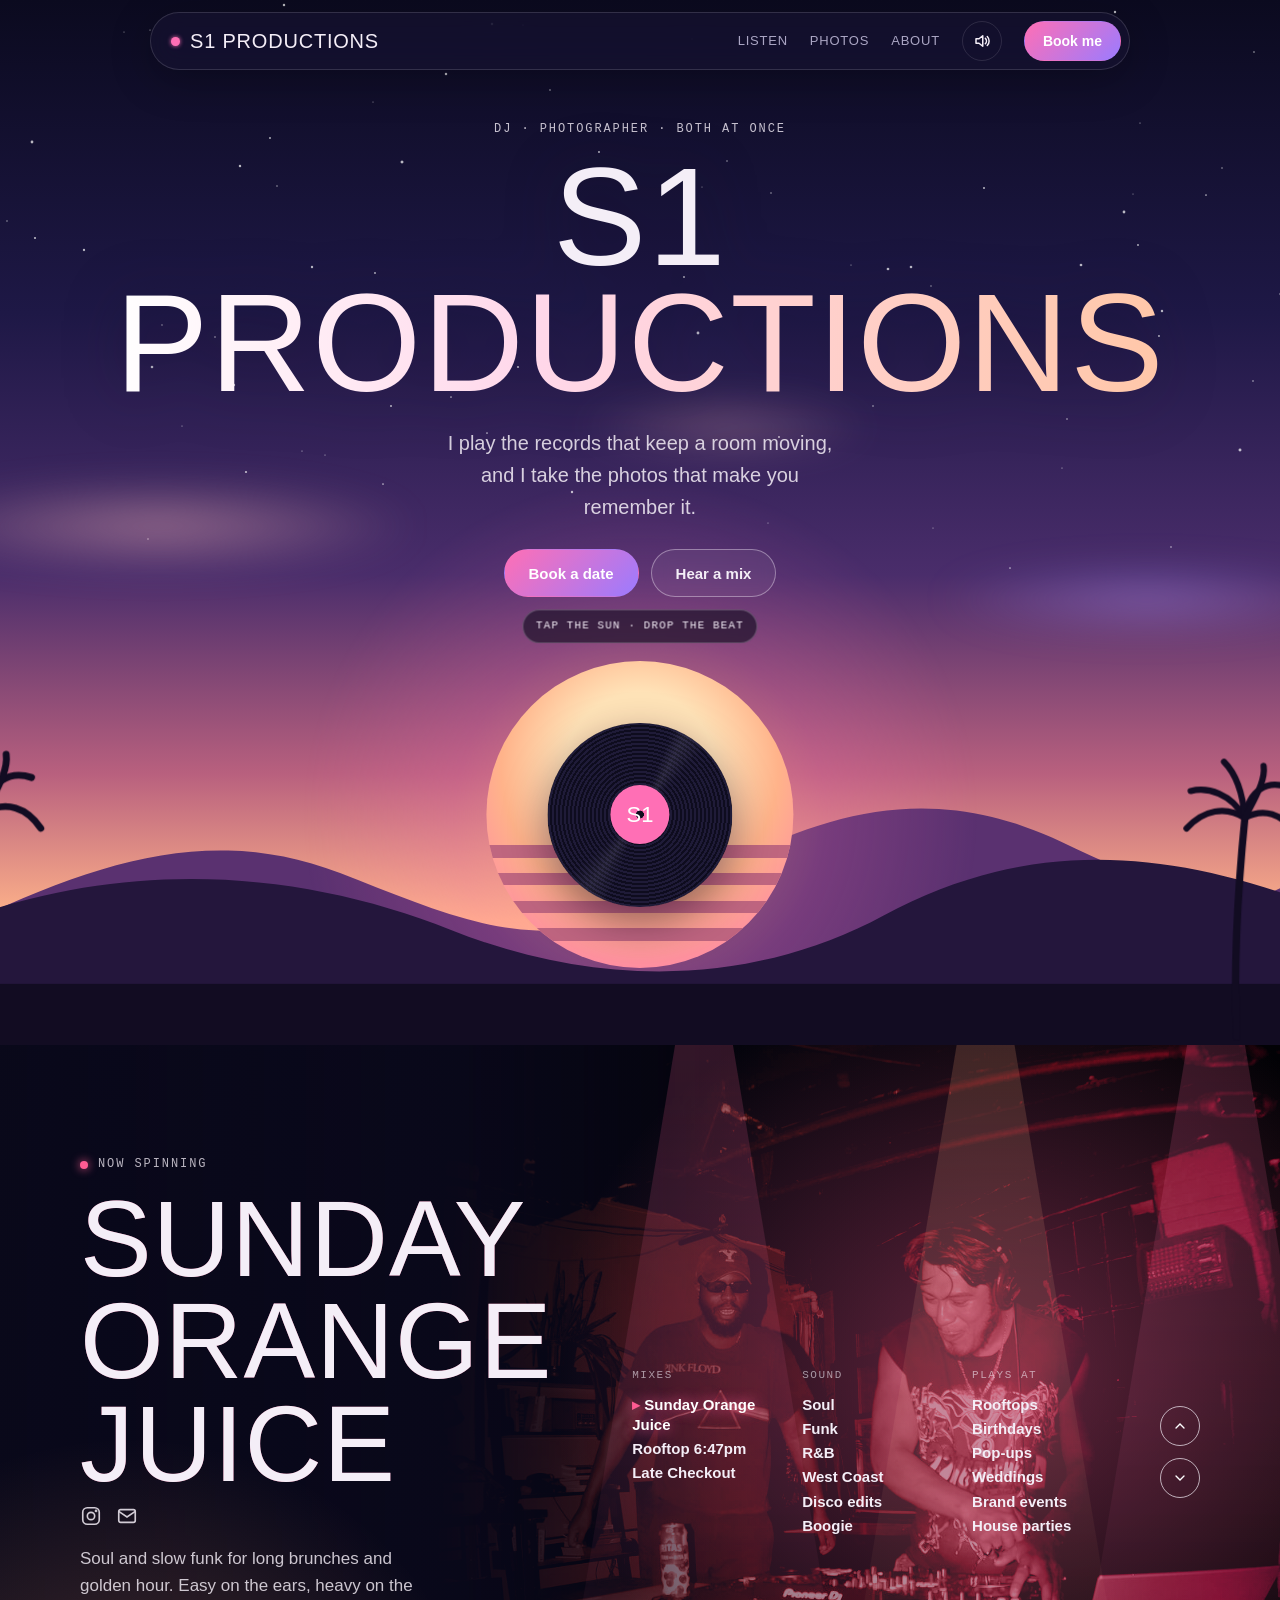
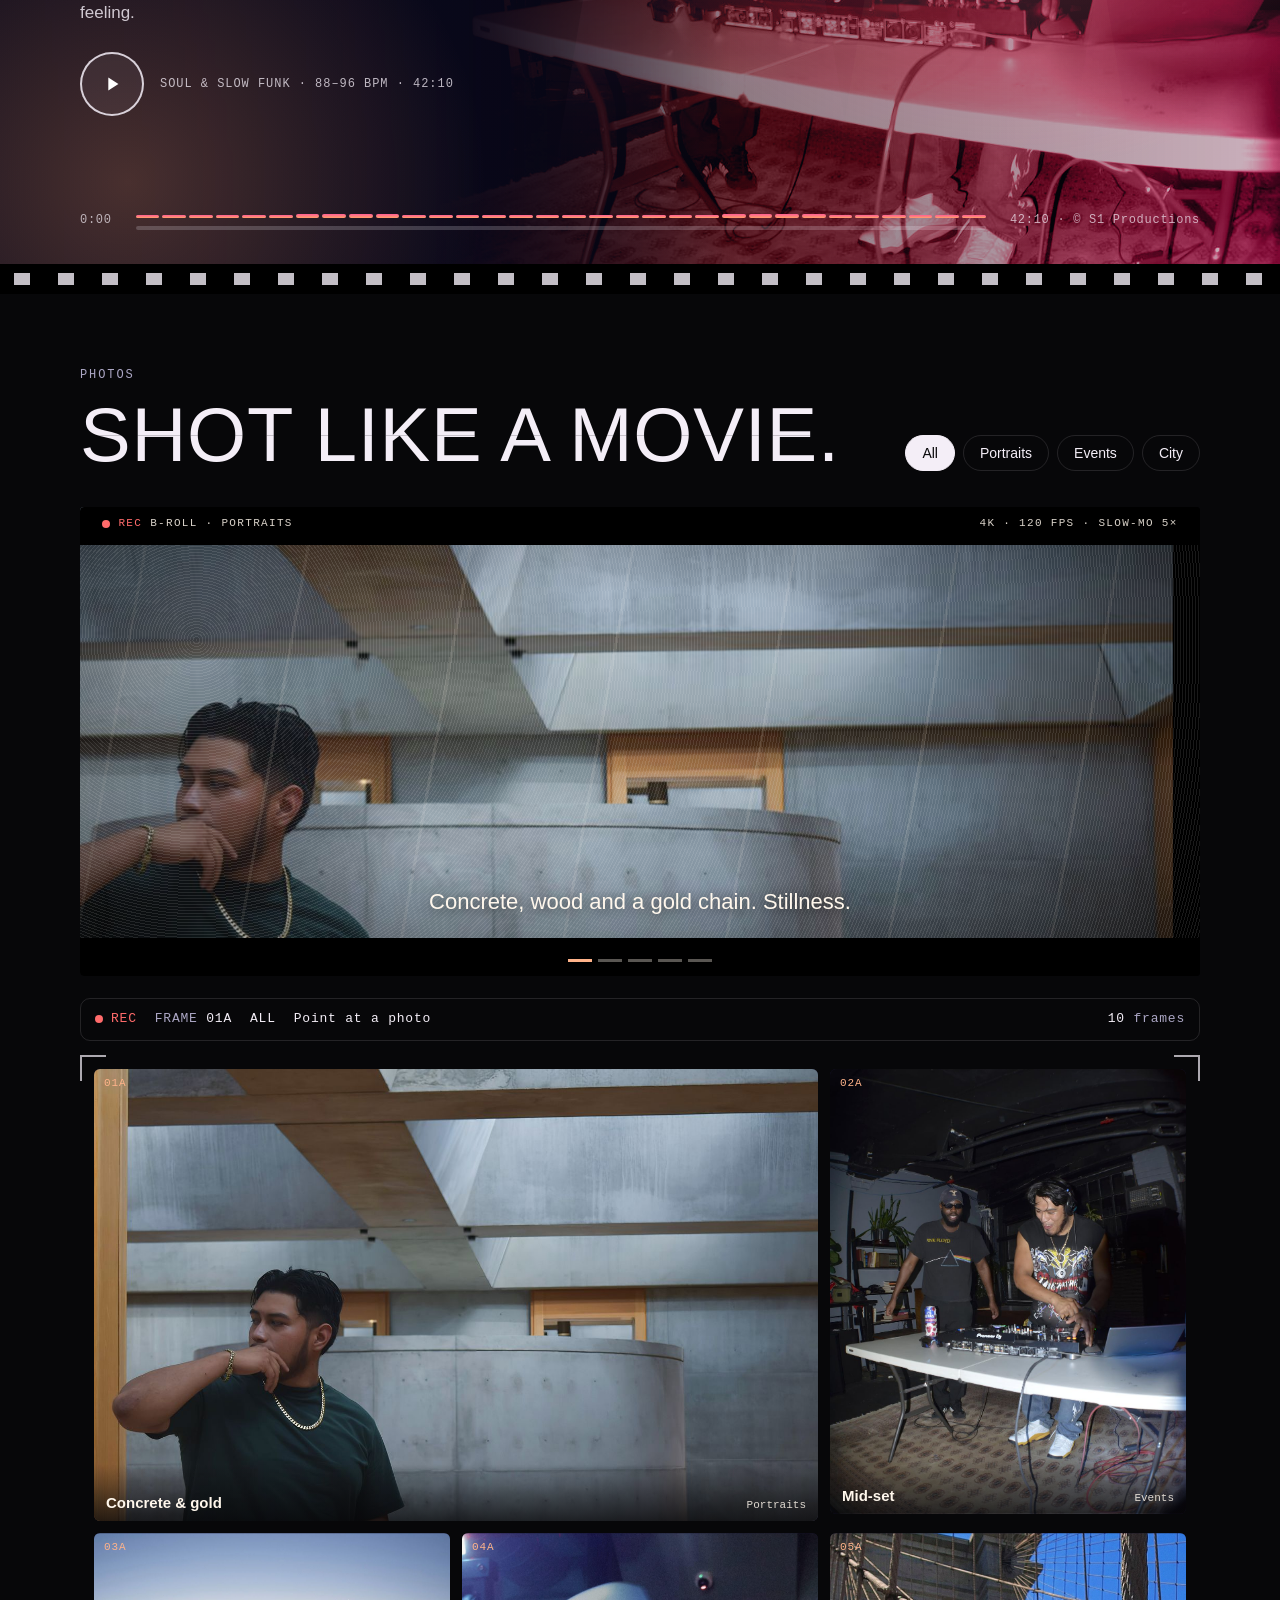
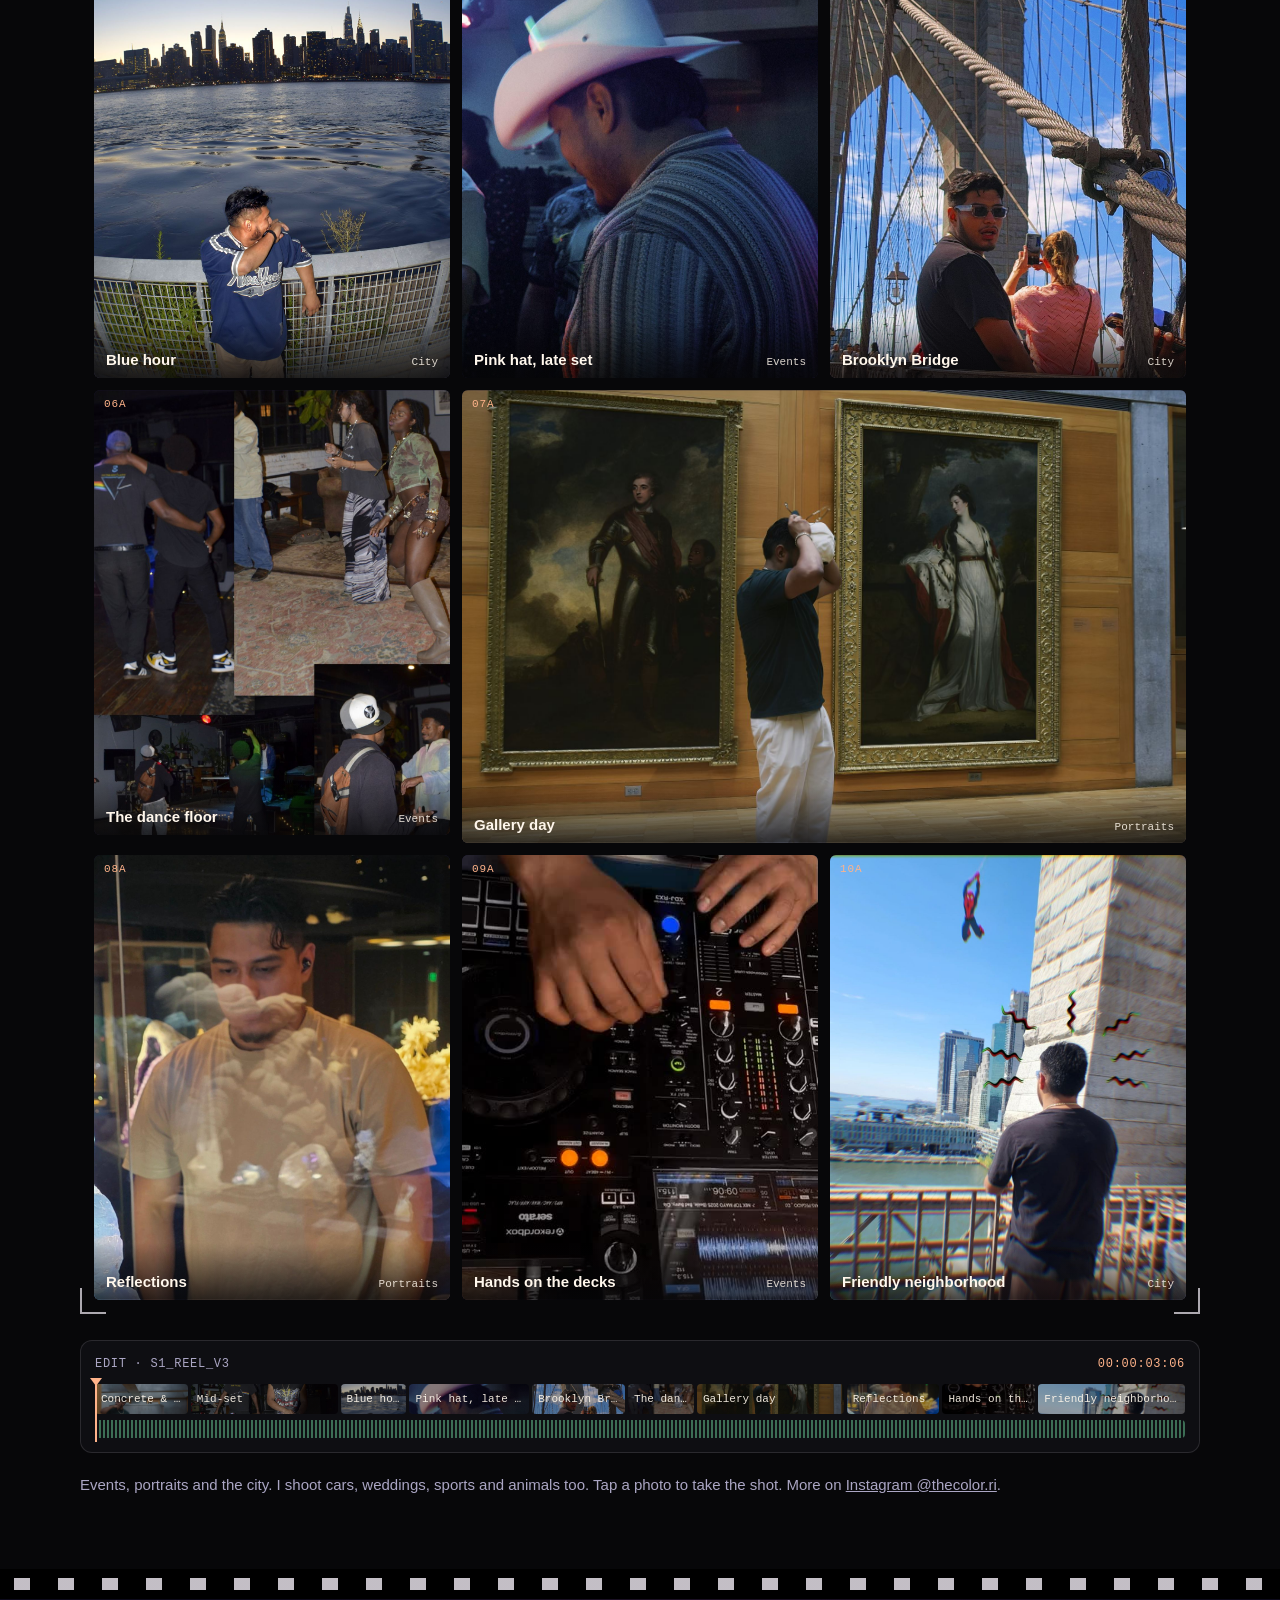
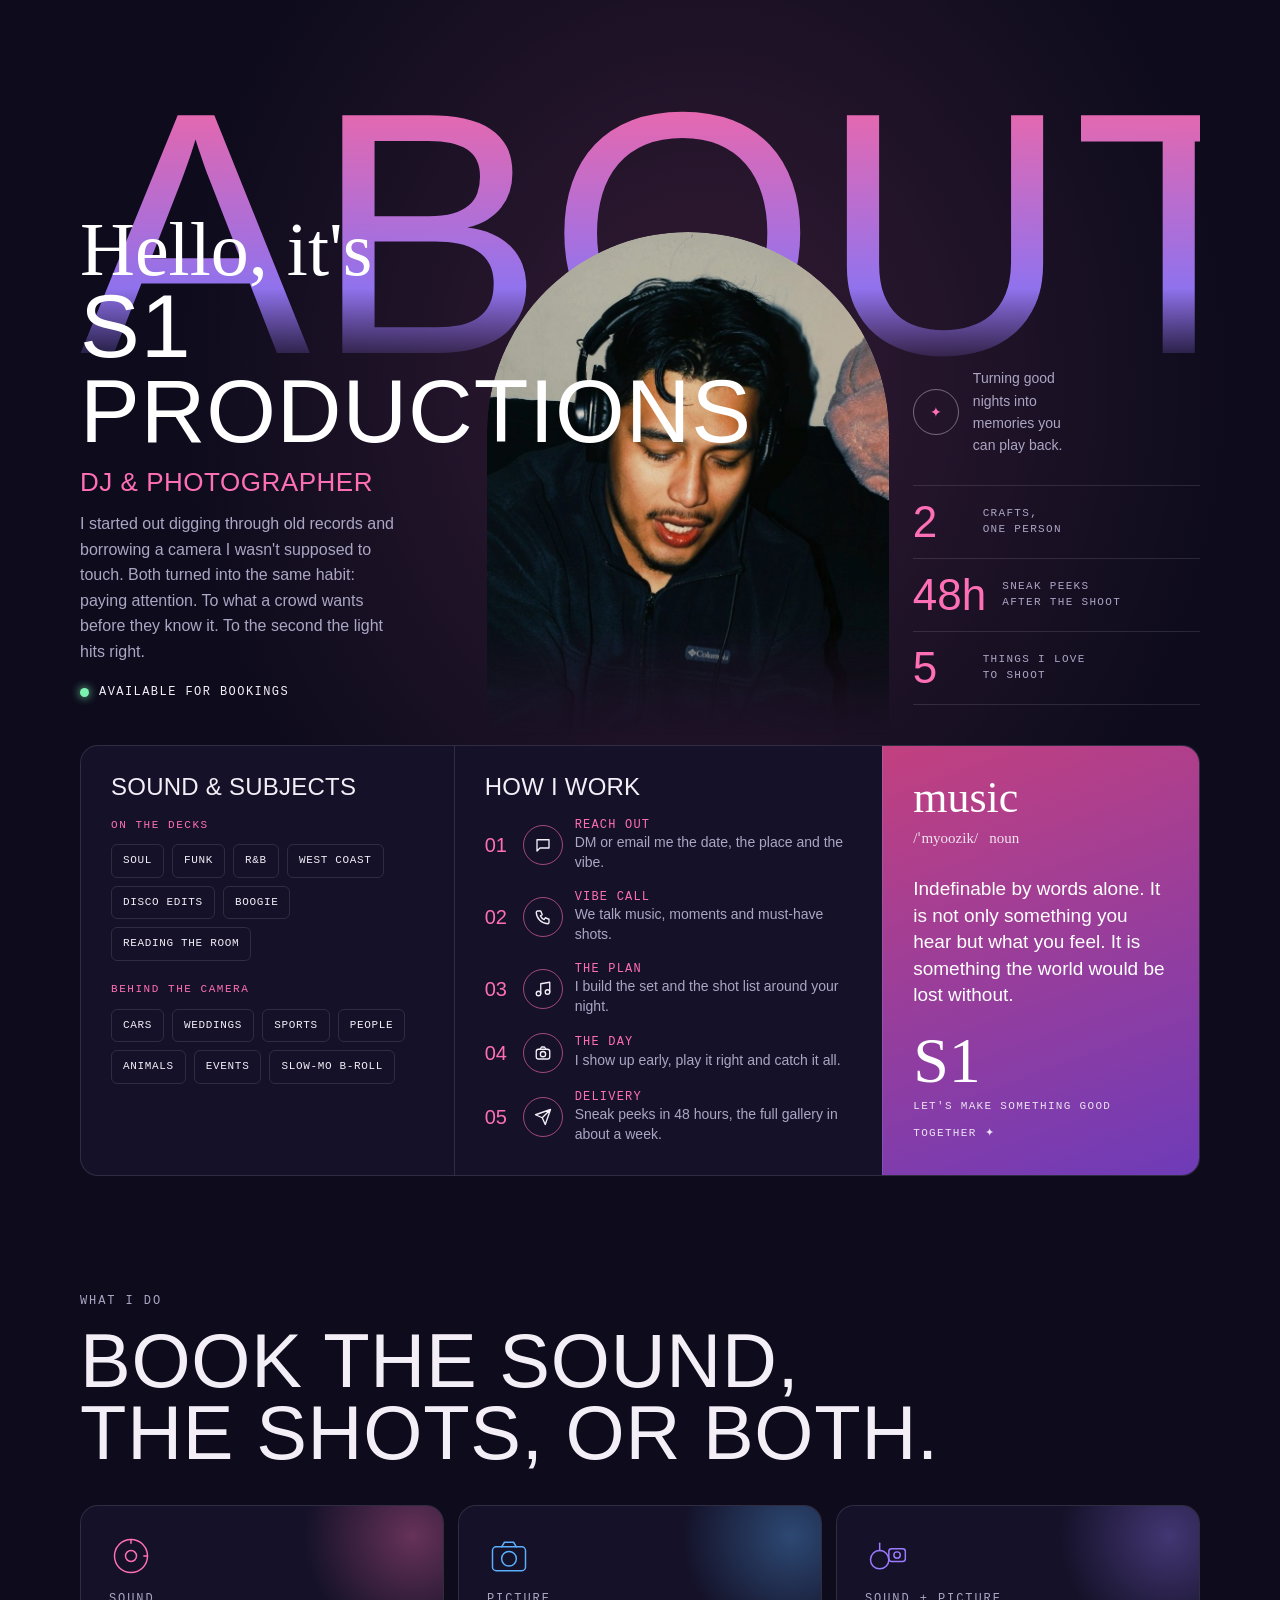
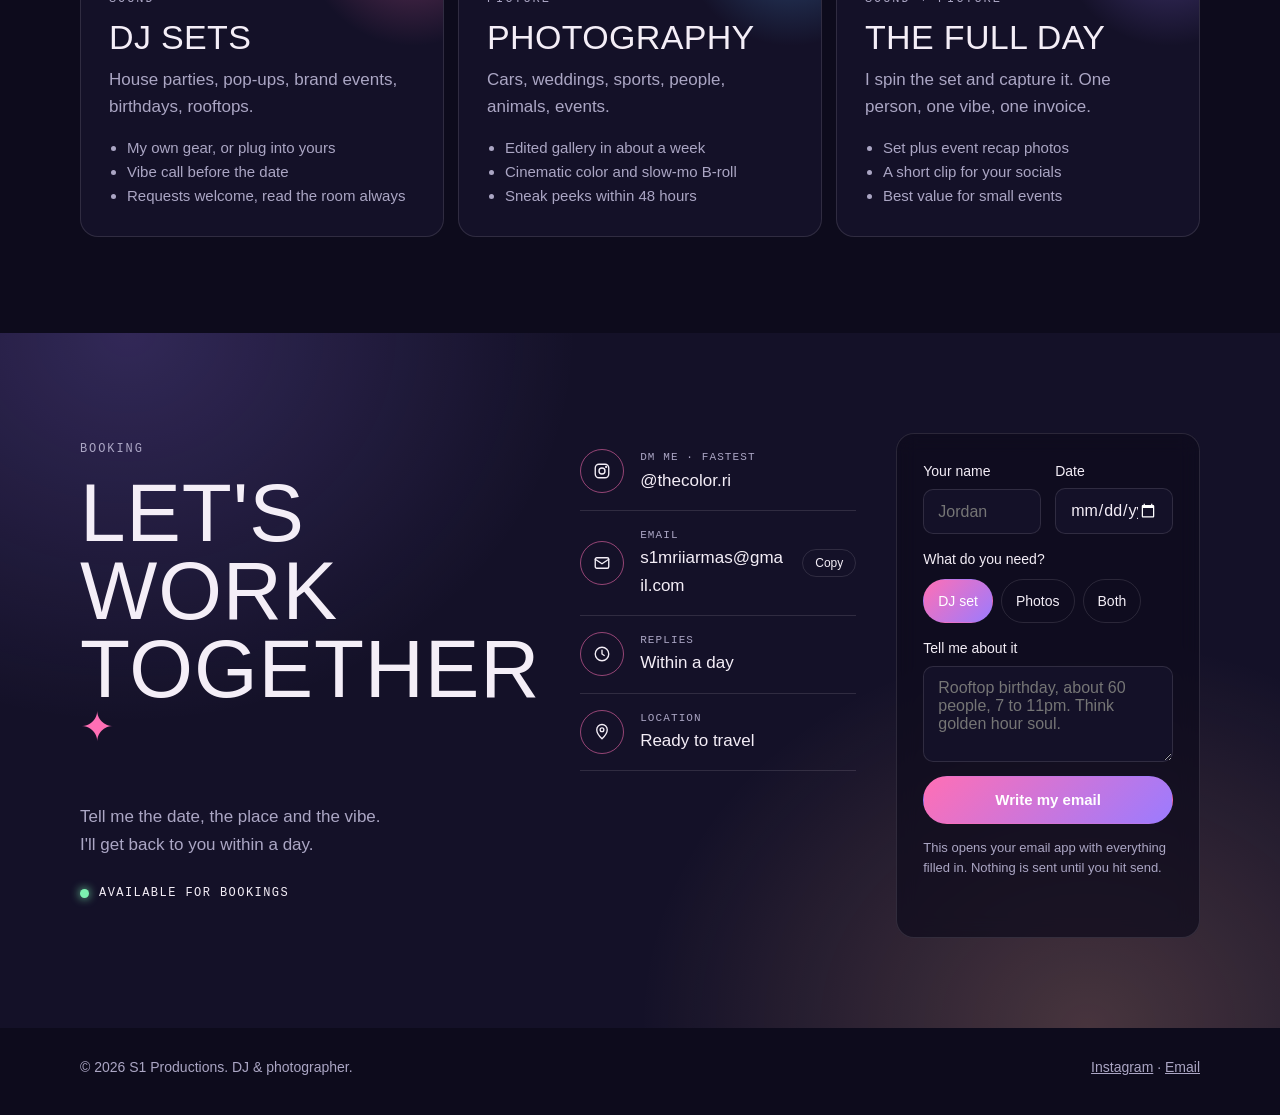
<file: index.html>
<!doctype html>
<html lang="en">
<head>
<meta charset="utf-8">
<!-- House rules for the browser: no outside scripts, plugins or frames. Inline scripts stay allowed so you can keep editing CONFIG below. -->
<meta http-equiv="Content-Security-Policy" content="default-src 'self'; script-src 'self' 'unsafe-inline'; style-src 'self' 'unsafe-inline' https://fonts.googleapis.com; font-src 'self' https://fonts.gstatic.com; img-src 'self' data: blob: https:; media-src 'self' blob: https:; connect-src 'self'; object-src 'none'; base-uri 'self'; form-action 'self'; frame-src 'none'">
<meta name="referrer" content="strict-origin-when-cross-origin">
<meta name="viewport" content="width=device-width, initial-scale=1, viewport-fit=cover">
<title>S1 Productions</title>
<meta name="description" content="S1 Productions. DJ sets and photography. Book a set, a shoot, or both.">
<meta name="theme-color" content="#0D0B1C">
<link rel="preconnect" href="https://fonts.googleapis.com">
<link rel="preconnect" href="https://fonts.gstatic.com" crossorigin>
<link rel="stylesheet" href="https://fonts.googleapis.com/css2?family=Anton&family=Herr+Von+Muellerhoff&family=Instrument+Sans:wght@400;500;600;700&family=DM+Mono:wght@400;500&display=swap">
<style>
/* Layout: dusk to night. Hero = a dusk scene with the sun as a record.
   Listen = festival stage with halftone lights. Photos = cinema.
   About = portfolio poster with a giant word behind the photo. */
@property --a { syntax: "<color>"; inherits: true; initial-value: #FF5C93; }
@property --b { syntax: "<color>"; inherits: true; initial-value: #FFA06A; }
:root {
  --bg: #0D0B1C;        /* night plum */
  --bg-2: #141128;      /* raised band */
  --panel: #1C1838;     /* cards */
  --cream: #F4EEF7;     /* text */
  --muted: #ABA6C4;     /* secondary text */
  --pink: #FF6FB5;      /* glow pink */
  --blue: #5AB0FF;      /* glow blue */
  --violet: #9B7BFF;    /* glow purple */
  --peach: #FFB38A;     /* friendly warm accent */
  --line: rgba(244, 238, 247, .12);
  --display: "Anton", Impact, "Arial Narrow", sans-serif;
  --body: "Instrument Sans", "Helvetica Neue", Arial, sans-serif;
  --mono: "DM Mono", ui-monospace, Menlo, monospace;
  --script: "Herr Von Muellerhoff", "Brush Script MT", cursive;
  --max: 1160px;
  --kick: 0;
  color-scheme: dark;
}
* { box-sizing: border-box; }
[hidden] { display: none !important; }
html { scroll-behavior: smooth; }
body { margin: 0; background: var(--bg); color: var(--cream); font-family: var(--body); font-size: 17px; line-height: 1.6; -webkit-font-smoothing: antialiased; overflow-x: hidden; }
img { max-width: 100%; }
a { color: inherit; }
:focus-visible { outline: 2px solid var(--pink); outline-offset: 3px; border-radius: 4px; }
.sr { position: absolute; width: 1px; height: 1px; overflow: hidden; clip: rect(0 0 0 0); white-space: nowrap; }
.wrap { position: relative; max-width: var(--max); margin: 0 auto; padding-left: max(20px, env(safe-area-inset-left, 0px)); padding-right: max(20px, env(safe-area-inset-right, 0px)); }
.label { font-family: var(--mono); font-size: 12px; letter-spacing: .16em; text-transform: uppercase; color: var(--muted); }
h1, h2, h3 { font-family: var(--display); font-weight: 400; line-height: .95; text-transform: uppercase; letter-spacing: .01em; text-wrap: balance; margin: 0; }
h2 { font-size: clamp(42px, 7vw, 76px); }
p { margin: 0; }
.js .reveal { opacity: 0; transform: translateY(26px); transition: opacity .7s ease, transform .7s cubic-bezier(.2,.7,.2,1); transition-delay: var(--d, 0s); }
.js .reveal.in { opacity: 1; transform: none; }

/* ---------- Floating glass nav ---------- */
body::before { content: ""; position: fixed; inset: 0 0 auto; height: env(safe-area-inset-top, 0px); z-index: 30; background: var(--bg); }
.nav {
  position: fixed; z-index: 29; left: 50%; transform: translateX(-50%);
  top: calc(env(safe-area-inset-top, 0px) + 12px); width: min(980px, calc(100% - 24px));
  display: flex; align-items: center; justify-content: space-between; gap: 12px;
  padding: 8px 8px 8px 20px; border-radius: 999px;
  background: rgba(24, 20, 48, .5); border: 1px solid rgba(244,238,247,.14);
  backdrop-filter: blur(16px) saturate(1.3); -webkit-backdrop-filter: blur(16px) saturate(1.3);
  box-shadow: 0 10px 40px rgba(0,0,0,.25);
}
.brand { font-family: var(--display); font-size: 20px; letter-spacing: .04em; text-decoration: none; white-space: nowrap; display: flex; align-items: center; gap: 10px; text-transform: uppercase; }
.brand .dot { width: 9px; height: 9px; border-radius: 50%; background: var(--pink); transform: scale(calc(1 + var(--kick))); box-shadow: 0 0 calc(4px + var(--kick) * 18px) var(--pink); }
.nav-links { display: flex; gap: 22px; align-items: center; font-size: 14px; }
.nav-links a.l { text-decoration: none; color: var(--muted); font-weight: 500; letter-spacing: .06em; text-transform: uppercase; font-size: 13px; }
.nav-links a.l:hover, .nav-links a.l.on { color: var(--cream); }
.nav-links a.l.on { text-shadow: 0 0 12px var(--pink); }
.icon-btn { width: 40px; height: 40px; border-radius: 50%; border: 1px solid var(--line); background: transparent; color: var(--cream); display: grid; place-items: center; cursor: pointer; flex: none; }
.icon-btn svg { width: 18px; height: 18px; fill: none; stroke: currentColor; stroke-width: 2; stroke-linecap: round; stroke-linejoin: round; }
.btn { display: inline-flex; align-items: center; justify-content: center; gap: 8px; min-height: 48px; padding: 0 24px; border-radius: 999px; font: 600 15px/1 var(--body); text-decoration: none; cursor: pointer; border: 1px solid rgba(244,238,247,.4); background: rgba(244,238,247,.06); color: var(--cream); transition: transform .18s ease, box-shadow .2s, background .2s; backdrop-filter: blur(8px); -webkit-backdrop-filter: blur(8px); }
.btn:hover { transform: translateY(-2px); background: rgba(244,238,247,.12); }
.btn:active { transform: scale(.97); }
.btn.solid { background: linear-gradient(135deg, var(--pink), var(--violet)); border-color: transparent; color: #fff; }
.btn.solid:hover { box-shadow: 0 10px 34px rgba(255,111,181,.45); }
.btn.small { min-height: 40px; padding: 0 18px; font-size: 14px; }
@media (max-width: 760px) { .nav-links a.l { display: none; } .nav { padding-left: 16px; } }

/* ---------- Hero: dusk scene ---------- */
.hero { --sun-size: clamp(220px, 24vw, 320px); --sun-bottom: clamp(44px, 6vw, 80px); position: relative; overflow: hidden; display: grid; isolation: isolate;
  background: linear-gradient(180deg, #0B0A1F 0%, #1E1846 30%, #4A2D6B 55%, #B8607E 74%, #FFB38A 88%, #FFD1A8 100%); }
.stars { position: absolute; inset: 0 0 45% 0; z-index: -3; }
.stars i { position: absolute; width: 2px; height: 2px; border-radius: 50%; background: #fff; opacity: .7; animation: twinkle var(--t, 3s) ease-in-out infinite alternate; }
@keyframes twinkle { to { opacity: .1; } }
.cloud { position: absolute; z-index: -1; border-radius: 50%; filter: blur(18px); background: radial-gradient(closest-side, rgba(255,190,190,.45), transparent); animation: float 40s linear infinite alternate; }
.cloud.c1 { width: 520px; height: 90px; top: 46%; left: -8%; }
.cloud.c2 { width: 420px; height: 70px; top: 54%; right: -6%; animation-duration: 52s; animation-direction: alternate-reverse; background: radial-gradient(closest-side, rgba(180,150,255,.4), transparent); }
.cloud.c3 { width: 300px; height: 60px; top: 38%; left: 45%; animation-duration: 60s; opacity: .7; }
@keyframes float { to { transform: translateX(120px); } }
.layer { position: absolute; left: -2%; right: -2%; bottom: 0; pointer-events: none; will-change: transform; }
.layer svg { display: block; width: 100%; height: 100%; }
.hills-far { height: 30%; z-index: 1; }
.hills-near { height: 22%; z-index: 3; }
.palms { height: 46%; z-index: 4; }
.palms svg { overflow: visible; }

.sunwrap { position: absolute; left: 50%; bottom: var(--sun-bottom); z-index: 2; width: var(--sun-size); transform: translateX(-50%); }
.halo { position: absolute; inset: -60%; border-radius: 50%; background: radial-gradient(closest-side, rgba(255,170,140, calc(.55 + var(--kick) * .4)), rgba(255,111,181,.18) 55%, transparent); pointer-events: none; transform: scale(calc(1 + var(--kick) * .12)); }
.record-btn { display: block; width: 100%; aspect-ratio: 1; position: relative; border: 0; padding: 0; background: none; cursor: pointer; border-radius: 50%; }
.sun { position: absolute; inset: 0; border-radius: 50%; background: radial-gradient(circle at 50% 35%, #FFE3B8 0 30%, var(--peach) 55%, var(--pink) 100%); transform: scale(calc(1 + var(--kick) * .05)); }
.stripes { position: absolute; inset: 0; border-radius: 50%; overflow: hidden; }
.stripes i { position: absolute; left: 0; right: 0; height: 4%; background: #B8607E; opacity: .9; }
.disc { position: absolute; width: 60%; aspect-ratio: 1; left: 20%; top: 20%; border-radius: 50%;
  background: conic-gradient(from 0deg, transparent 0 20deg, rgba(255,255,255,.08) 30deg, transparent 45deg 200deg, rgba(255,255,255,.07) 215deg, transparent 230deg), repeating-radial-gradient(circle, #0E0C1E 0 2px, #1F1B38 2px 4px);
  box-shadow: 0 16px 40px rgba(40,10,40,.5); animation: spin 1.8s linear infinite; animation-play-state: paused; }
.disc::after { content: ""; position: absolute; inset: 34%; border-radius: 50%; background: radial-gradient(circle, #0E0C1E 0 9%, var(--pink) 10% 100%); }
.disc .lbl { position: absolute; inset: 36%; display: grid; place-items: center; font-family: var(--display); color: #fff; font-size: clamp(14px, 2.2vw, 22px); z-index: 1; }
body.playing .disc { animation-play-state: running; }
@keyframes spin { to { transform: rotate(360deg); } }
.sun-hint { position: absolute; left: 50%; top: -18px; transform: translate(-50%, -100%); white-space: nowrap; background: rgba(13,11,28,.6); border: 1px solid rgba(244,238,247,.25); backdrop-filter: blur(8px); -webkit-backdrop-filter: blur(8px); font-family: var(--mono); font-size: 11px; letter-spacing: .1em; padding: 7px 13px; border-radius: 999px; pointer-events: none; animation: bob 2.4s ease-in-out infinite; z-index: 5; }
@keyframes bob { 50% { transform: translate(-50%, calc(-100% - 5px)); } }
body.playing .sun-hint { animation: none; background: var(--pink); border-color: var(--pink); }

.hero-copy a, .hero-copy button { pointer-events: auto; }
.hero-copy { pointer-events: none; position: relative; z-index: 5; align-self: start; text-align: center; padding-top: calc(env(safe-area-inset-top, 0px) + 120px); padding-bottom: calc(var(--sun-size) + var(--sun-bottom) + 64px); }
.hero h1 { font-size: clamp(64px, 11vw, 140px); line-height: .86; filter: drop-shadow(0 6px 30px rgba(20,10,40,.45)); }
.hero h1 .ln { display: block; overflow: hidden; padding-bottom: .04em; }
.hero h1 .ln > span { display: block; }
.js .hero h1 .ln > span { animation: rise 1.1s cubic-bezier(.2,.7,.2,1) both; animation-delay: var(--d, 0s); }
@keyframes rise { from { transform: translateY(105%); } }
.hero h1 .pro { background: linear-gradient(90deg, #fff 0%, #FFD7EA 40%, #FFC7A8 100%); -webkit-background-clip: text; background-clip: text; color: transparent; }
.hero .label { color: rgba(244,238,247,.8); margin-bottom: 18px; display: block; }
.lede { font-size: clamp(17px, 2vw, 20px); max-width: 36ch; margin: 18px auto 0; color: rgba(244,238,247,.85); }
.ctas { display: flex; gap: 12px; flex-wrap: wrap; justify-content: center; margin-top: 26px; }
@media (max-width: 760px) {
  .hero-copy { padding-top: calc(env(safe-area-inset-top, 0px) + 104px); }
  .palms { height: 34%; }
  .cloud.c1 { width: 320px; }
}

/* ---------- Section shared ---------- */
section { scroll-margin-top: 80px; }
.section { position: relative; padding-block: 96px; }
.head { display: flex; justify-content: space-between; align-items: end; gap: 24px; flex-wrap: wrap; margin-bottom: 36px; }
.head p { max-width: 42ch; color: var(--muted); }
.head .label { display: block; margin-bottom: 14px; }

/* ---------- Listen: festival stage ---------- */
.listen { position: relative; overflow: hidden; isolation: isolate; background: #09081A; transition: --a 1s, --b 1s; }
.stage-photo { position: absolute; inset: 0 0 0 34%; z-index: -3; -webkit-mask-image: linear-gradient(to right, transparent, #000 35%); mask-image: linear-gradient(to right, transparent, #000 35%); }
@media (max-width: 760px) { .stage-photo { left: 0; -webkit-mask-image: linear-gradient(to bottom, #000 40%, transparent); mask-image: linear-gradient(to bottom, #000 40%, transparent); opacity: .7; } }
.stage-photo img { width: 100%; height: 100%; object-fit: cover; object-position: 50% 40%; filter: grayscale(1) contrast(1.2) brightness(.9); }
.stage-photo::after { content: ""; position: absolute; inset: 0; background: linear-gradient(110deg, var(--b), var(--a)); mix-blend-mode: color; opacity: .9; }
.listen::before { content: ""; position: absolute; inset: 0; z-index: -2; pointer-events: none;
  background: radial-gradient(50% 70% at 78% 40%, color-mix(in srgb, var(--a) 38%, transparent), transparent 70%), radial-gradient(40% 60% at 10% 90%, color-mix(in srgb, var(--b) 26%, transparent), transparent 70%), linear-gradient(90deg, rgba(9,8,26,.92) 0%, rgba(9,8,26,.55) 45%, rgba(9,8,26,.2) 100%);
  filter: brightness(calc(1 + var(--kick) * .4)); }
#dots { position: absolute; inset: 0; width: 100%; height: 100%; z-index: -1; display: block; pointer-events: none; }
.beams { position: absolute; inset: 0; z-index: -1; pointer-events: none; overflow: hidden; opacity: calc(.45 + var(--kick) * .55); mix-blend-mode: screen; }
.beams i { position: absolute; top: -10%; width: 30%; height: 130%; transform-origin: 50% 0; background: linear-gradient(to bottom, color-mix(in srgb, var(--a) 45%, transparent), transparent 75%); filter: blur(12px); clip-path: polygon(46% 0, 54% 0, 100% 100%, 0 100%); animation: sweep 8s ease-in-out infinite alternate; }
.beams i:nth-child(1) { left: 40%; }
.beams i:nth-child(2) { left: 62%; background: linear-gradient(to bottom, color-mix(in srgb, var(--b) 45%, transparent), transparent 75%); animation-duration: 10s; animation-direction: alternate-reverse; }
.beams i:nth-child(3) { left: 80%; animation-delay: -4s; }
@keyframes sweep { from { transform: rotate(-22deg); } to { transform: rotate(22deg); } }
.stage { display: grid; grid-template-columns: minmax(0, 1.05fr) minmax(0, 1fr) auto; gap: 40px; align-items: center; padding-block: 110px 40px; min-height: 640px; }
.stage .label { color: rgba(244,238,247,.75); display: flex; gap: 10px; align-items: center; }
.stage .label::before { content: ""; width: 8px; height: 8px; border-radius: 50%; background: var(--a); box-shadow: 0 0 10px var(--a); }
.stage h2 { font-size: clamp(54px, 8.4vw, 112px); margin: 14px 0 10px; text-shadow: 0 0 calc(var(--kick) * 30px) color-mix(in srgb, var(--a) 70%, transparent); }
.socials { display: flex; gap: 14px; margin-bottom: 18px; }
.socials a { width: 22px; height: 22px; opacity: .85; }
.socials svg { width: 100%; height: 100%; fill: none; stroke: currentColor; stroke-width: 1.8; }
.stage .desc { color: rgba(244,238,247,.82); max-width: 38ch; }
.play-row { display: flex; align-items: center; gap: 16px; margin-top: 26px; }
.play { position: relative; width: 64px; height: 64px; flex: none; border-radius: 50%; border: 2px solid rgba(244,238,247,.85); background: rgba(244,238,247,.06); color: #fff; display: grid; place-items: center; cursor: pointer; transition: transform .15s, background .2s; }
.play:hover { background: color-mix(in srgb, var(--a) 40%, transparent); }
.play:active { transform: scale(.92); }
.play svg { width: 22px; height: 22px; fill: currentColor; }
.play::after { content: ""; position: absolute; inset: -8px; border-radius: 50%; border: 2px solid var(--a); opacity: calc(var(--kick) * 1.2); transform: scale(calc(1 + var(--kick) * .35)); }
.play-row .meta { font-family: var(--mono); font-size: 12px; letter-spacing: .08em; color: rgba(244,238,247,.75); }
.note { margin-top: 12px; font-size: 14px; color: #FFC2E0; min-height: 1.4em; }
.note a, .note button { color: #FFC2E0; background: none; border: 0; padding: 0; font: inherit; text-decoration: underline; cursor: pointer; }

.lineup { display: grid; grid-template-columns: repeat(3, minmax(0, 1fr)); gap: 22px; align-self: center; }
.lineup h4 { margin: 0 0 10px; font-family: var(--mono); font-size: 11px; letter-spacing: .14em; font-weight: 500; color: rgba(244,238,247,.6); text-transform: uppercase; }
.lineup ul { list-style: none; margin: 0; padding: 0; display: grid; gap: 4px; font-weight: 700; font-size: 15px; line-height: 1.35; }
.lineup button { background: none; border: 0; padding: 0; font: inherit; color: inherit; text-align: left; cursor: pointer; transition: color .2s, text-shadow .2s; }
.lineup button:hover, .lineup button[aria-current="true"] { color: #fff; text-shadow: 0 0 14px var(--a); }
.lineup button[aria-current="true"]::before { content: "▸ "; color: var(--a); }
.mix-nav { display: grid; gap: 12px; }
.mix-nav button { width: 40px; height: 40px; border-radius: 50%; border: 1.5px solid rgba(244,238,247,.7); background: none; color: #fff; cursor: pointer; display: grid; place-items: center; }
.mix-nav button:hover { background: rgba(244,238,247,.12); }
.mix-nav svg { width: 16px; height: 16px; fill: none; stroke: currentColor; stroke-width: 2; stroke-linecap: round; }
.stage-foot { display: grid; grid-template-columns: auto 1fr auto; gap: 24px; align-items: end; padding-bottom: 34px; font-family: var(--mono); font-size: 12px; color: rgba(244,238,247,.7); letter-spacing: .06em; font-variant-numeric: tabular-nums; }
.stage-foot .bar { min-width: 0; }
.eq { display: flex; align-items: end; gap: 3px; height: 30px; margin-bottom: 8px; }
.eq i { flex: 1; background: linear-gradient(to top, var(--b), var(--a)); border-radius: 2px; height: 8%; transition: height .06s linear; }
.track-line { height: 4px; border-radius: 4px; background: rgba(244,238,247,.2); overflow: hidden; cursor: pointer; }
.track-line span { display: block; height: 100%; width: 0; background: linear-gradient(90deg, var(--b), var(--a)); }
@media (max-width: 900px) {
  .stage { grid-template-columns: minmax(0, 1fr) auto; padding-block: 100px 24px; min-height: 0; }
  .lineup { grid-column: 1 / -1; grid-row: 2; }
  .mix-nav { grid-row: 1; grid-column: 2; align-self: start; margin-top: 30px; }
}
@media (max-width: 560px) {
  .lineup { grid-template-columns: 1fr 1fr; }
  .lineup .col3 { display: none; }
  .stage-foot { grid-template-columns: 1fr; gap: 8px; }
  .stage-foot .hide-sm { display: none; }
}

/* ---------- Photos: cinema ---------- */
.photos { overflow: hidden; background: #070709; }
.sprockets { height: 30px; background-color: #000; background-image: repeating-linear-gradient(90deg, transparent 0 14px, rgba(244,238,247,.8) 14px 30px, transparent 30px 44px); background-size: 44px 12px; background-repeat: repeat-x; background-position: 0 50%; animation: film 3s linear infinite; }
.sprockets.rev { animation-direction: reverse; }
@keyframes film { to { background-position: 44px 50%; } }
.cut { display: grid; }
.cut > span[aria-hidden] { grid-area: 1 / 1; }
.cut .a { clip-path: inset(0 0 50% 0); }
.cut .b { clip-path: inset(50% 0 0 0); }
.js .cut.reveal { transform: none; }
.js .cut.reveal .a { transform: translateX(-40px); transition: transform .8s cubic-bezier(.2,.7,.2,1) .1s; }
.js .cut.reveal .b { transform: translateX(40px); color: var(--peach); transition: transform .8s cubic-bezier(.2,.7,.2,1) .1s, color .6s ease .7s; }
.js .cut.reveal.in .a, .js .cut.reveal.in .b { transform: none; }
.js .cut.reveal.in .b { color: inherit; }
.reel { position: relative; aspect-ratio: 2.39 / 1; max-width: 100%; border-radius: 4px; overflow: hidden; background: #000; margin-bottom: 22px; }
.reel .slide { position: absolute; inset: 0; opacity: 0; transition: opacity 1.6s ease; }
.reel .slide.on { opacity: 1; }
.reel .slide .ph, .reel .slide img, .reel .slide video { position: absolute; inset: -6%; width: 112%; height: 112%; object-fit: cover; }
.reel .slide.on .ph, .reel .slide.on img, .reel .slide.on video { animation: kb 7.5s linear both; }
@keyframes kb { from { transform: scale(1) translateX(1.5%); } to { transform: scale(1.14) translateX(-3%); } }
.reel .streaks { position: absolute; inset: 0; z-index: 1; mix-blend-mode: screen; background: repeating-linear-gradient(100deg, transparent 0 70px, rgba(255,236,210,.1) 70px 73px, transparent 73px 160px); animation: pan 14s linear infinite; }
@keyframes pan { to { background-position: 640px 0; } }
.reel .vig { position: absolute; inset: 0; z-index: 1; background: radial-gradient(ellipse at center, transparent 45%, rgba(0,0,0,.6)); }
.reel .grain { position: absolute; inset: -10%; z-index: 1; opacity: .14; background-image: repeating-radial-gradient(circle at 17% 32%, rgba(255,255,255,.7) 0 1px, transparent 1px 3px); animation: grain .5s steps(3) infinite; }
@keyframes grain { 33% { transform: translate(-2%, 1%); } 66% { transform: translate(1%, -2%); } }
.reel::before, .reel::after { content: ""; position: absolute; left: 0; right: 0; height: 8%; background: #000; z-index: 2; }
.reel::before { top: 0; } .reel::after { bottom: 0; }
.reel .hud { position: absolute; z-index: 3; top: 1.6%; font-family: var(--mono); font-size: 11px; letter-spacing: .12em; color: rgba(255,247,236,.85); display: flex; align-items: center; gap: 8px; }
.reel .hud.l { left: 2%; } .reel .hud.r { right: 2%; }
.rec { display: inline-flex; align-items: center; gap: 8px; color: #FF6B6B; }
.rec::before { content: ""; width: 8px; height: 8px; border-radius: 50%; background: #FF6B6B; animation: blink 1.2s steps(2) infinite; }
@keyframes blink { 50% { opacity: .15; } }
.reel .subtitle { position: absolute; z-index: 3; bottom: 12%; left: 6%; right: 6%; text-align: center; font-family: var(--body); font-weight: 500; font-size: clamp(14px, 2.2vw, 22px); color: #FFF7EC; text-shadow: 0 2px 14px rgba(0,0,0,.8); transition: opacity .6s; }
.reel .dots { position: absolute; z-index: 3; bottom: 2%; left: 50%; transform: translateX(-50%); display: flex; gap: 6px; }
.reel .dots button { width: 24px; height: 12px; border: 0; padding: 4px 0; background: none; cursor: pointer; }
.reel .dots button::before { content: ""; display: block; height: 3px; background: rgba(255,247,236,.35); }
.reel .dots button.on::before { background: var(--peach); }
@media (max-width: 600px) { .reel { aspect-ratio: 16 / 9; } .reel .hud { font-size: 9px; } .reel .hud.r .x { display: none; } }
.readout { display: flex; gap: 18px; flex-wrap: wrap; align-items: center; font-family: var(--mono); font-size: 13px; letter-spacing: .06em; color: var(--muted); border: 1px solid var(--line); border-radius: 10px; padding: 10px 14px; margin-bottom: 14px; font-variant-numeric: tabular-nums; }
.readout b { color: var(--cream); font-weight: 500; }
.readout .sp { flex: 1; }
@media (max-width: 560px) { .readout .r-title { display: none; } }
.filters { display: flex; gap: 8px; flex-wrap: wrap; }
.filters button { font: 500 14px var(--body); padding: 9px 16px; border-radius: 999px; cursor: pointer; border: 1px solid var(--line); background: transparent; color: var(--cream); transition: background .2s; }
.filters button[aria-pressed="true"] { background: var(--cream); color: #070709; border-color: var(--cream); }
.viewfinder { position: relative; padding: 14px; }
.viewfinder .c { position: absolute; width: 26px; height: 26px; border-color: var(--cream); border-style: solid; opacity: .7; pointer-events: none; }
.viewfinder .c1 { top: 0; left: 0; border-width: 2px 0 0 2px; } .viewfinder .c2 { top: 0; right: 0; border-width: 2px 2px 0 0; }
.viewfinder .c3 { bottom: 0; left: 0; border-width: 0 0 2px 2px; } .viewfinder .c4 { bottom: 0; right: 0; border-width: 0 2px 2px 0; }
.af { position: absolute; z-index: 3; pointer-events: none; border: 2px solid rgba(244,238,247,.85); border-radius: 4px; transition: left .25s cubic-bezier(.2,.8,.2,1), top .25s cubic-bezier(.2,.8,.2,1), width .25s, height .25s, border-color .15s, opacity .2s; opacity: 0; }
.af.show { opacity: 1; }
.af.lock { border-color: #7CF2B0; }
.gallery { display: grid; grid-template-columns: repeat(3, 1fr); gap: 12px; }
.shot { position: relative; margin: 0; border: 0; padding: 0; cursor: pointer; text-align: left; border-radius: 6px; overflow: hidden; background: var(--panel); color: #FFF7EC; aspect-ratio: 4 / 5; max-width: 100%; animation: cutIn .6s cubic-bezier(.7,0,.2,1) both; animation-delay: var(--d, 0s); }
@keyframes cutIn { from { clip-path: inset(0 100% 0 0); } to { clip-path: inset(0 0 0 0); } }
.shot.wide { grid-column: span 2; aspect-ratio: 8 / 5; }
.shot img, .shot video, .shot .ph { position: absolute; inset: 0; width: 100%; height: 100%; object-fit: cover; transition: transform .6s ease; }
.shot:hover img, .shot:hover video, .shot:hover .ph { transform: scale(1.05); }
.ph::after { content: ""; position: absolute; inset: 0; opacity: .16; mix-blend-mode: overlay; background-image: repeating-linear-gradient(0deg, rgba(255,255,255,.5) 0 1px, transparent 1px 3px); }
.shot .cap { position: absolute; left: 0; right: 0; bottom: 0; padding: 30px 12px 10px; background: linear-gradient(transparent, rgba(6,6,8,.75)); display: flex; justify-content: space-between; gap: 10px; align-items: end; }
.shot .cap b { font-weight: 600; font-size: 15px; }
.shot .cap span { font-family: var(--mono); font-size: 11px; opacity: .85; white-space: nowrap; }
.shot .frame-no { position: absolute; top: 8px; left: 10px; font-family: var(--mono); font-size: 11px; color: var(--peach); letter-spacing: .08em; }
.shot .blind { position: absolute; left: 0; right: 0; height: 50%; background: #050506; z-index: 2; transform: scaleY(0); }
.shot .blind.t { top: 0; transform-origin: top; } .shot .blind.b { bottom: 0; transform-origin: bottom; }
.shot.snap .blind { animation: shut .32s ease-in-out; }
@keyframes shut { 45%, 55% { transform: scaleY(1); } }
.flash { position: fixed; inset: 0; background: #fff; z-index: 40; pointer-events: none; opacity: 0; }
.flash.go { animation: flash .45s ease-out; }
@keyframes flash { 0% { opacity: .85; } 100% { opacity: 0; } }
@media (max-width: 760px) { .gallery { grid-template-columns: 1fr 1fr; gap: 8px; } .shot.wide { grid-column: auto; aspect-ratio: 4 / 5; } .shot .cap span { display: none; } .viewfinder { padding: 10px; } }
.timeline { margin-top: 26px; border: 1px solid var(--line); border-radius: 12px; padding: 14px; background: #0E0E12; }
.tl-head { display: flex; justify-content: space-between; gap: 10px; font-family: var(--mono); font-size: 12px; color: var(--muted); letter-spacing: .06em; margin-bottom: 10px; font-variant-numeric: tabular-nums; }
.tl-head b { color: var(--peach); font-weight: 500; }
.tracks { position: relative; display: grid; gap: 6px; }
.track { display: flex; gap: 3px; height: 30px; }
.track.audio { height: 18px; }
.clip { border: 0; padding: 0 6px; border-radius: 4px; cursor: pointer; min-width: 0; overflow: hidden; font: 500 11px var(--mono); color: rgba(255,247,236,.92); text-align: left; white-space: nowrap; text-overflow: ellipsis; transition: filter .2s, transform .2s; }
.clip:hover { filter: brightness(1.2); transform: translateY(-2px); }
.track.audio .clip { cursor: default; background: repeating-linear-gradient(90deg, rgba(124,242,176,.6) 0 2px, transparent 2px 4px); opacity: .7; }
.playhead { position: absolute; top: -6px; bottom: -4px; width: 2px; background: var(--peach); left: 0; animation: head 12s linear infinite; pointer-events: none; }
.playhead::before { content: ""; position: absolute; top: 0; left: -5px; border: 6px solid transparent; border-top: 8px solid var(--peach); }
@keyframes head { to { left: 100%; } }
.gallery-foot { margin-top: 20px; color: var(--muted); font-size: 15px; }
.lightbox { position: fixed; inset: 0; z-index: 35; background: rgba(5,5,8,.95); display: grid; place-items: center; padding: max(20px, env(safe-area-inset-top, 0px)) max(20px, env(safe-area-inset-right, 0px)) max(20px, env(safe-area-inset-bottom, 0px)) max(20px, env(safe-area-inset-left, 0px)); }
.lightbox figure { margin: 0; width: min(900px, 100%); animation: develop .6s ease both; }
@keyframes develop { from { filter: brightness(2.2) saturate(0); transform: scale(.97); } }
.lightbox .frame { position: relative; width: 100%; aspect-ratio: 3/2; max-height: 72vh; border-radius: 6px; overflow: hidden; background: #000; }
.lightbox .frame img, .lightbox .frame video, .lightbox .frame .ph { position: absolute; inset: 0; width: 100%; height: 100%; object-fit: contain; }
.lightbox figcaption { display: flex; justify-content: space-between; gap: 12px; flex-wrap: wrap; margin-top: 12px; font-size: 15px; }
.lightbox figcaption span { font-family: var(--mono); font-size: 12px; color: var(--muted); }
.lb-nav { display: flex; gap: 10px; margin-top: 14px; }
.lightbox .close { position: absolute; top: max(16px, env(safe-area-inset-top, 0px)); right: max(16px, env(safe-area-inset-right, 0px)); }

/* ---------- About: portfolio poster ---------- */
.about { position: relative; overflow: hidden; background: radial-gradient(60% 70% at 55% 30%, rgba(255,111,181,.16), transparent 70%), var(--bg); }
.poster { position: relative; display: grid; grid-template-columns: minmax(0, 1fr) minmax(0, 1.05fr) minmax(0, .75fr); gap: 24px; align-items: end; padding-top: 40px; min-height: 640px; }
.giant { position: absolute; left: 0; right: 0; top: 0; text-align: center; font-family: var(--display); font-size: clamp(130px, 27vw, 360px); line-height: .8; letter-spacing: .01em;
  background: linear-gradient(180deg, var(--pink) 0%, var(--violet) 70%, transparent 100%); -webkit-background-clip: text; background-clip: text; color: transparent; opacity: .92; pointer-events: none; user-select: none; }
.portrait { grid-column: 2; grid-row: 1; position: relative; align-self: end; z-index: 1; width: 100%; max-width: 440px; margin-inline: auto; aspect-ratio: 4 / 5; }
.portrait img { position: absolute; inset: 0; width: 100%; height: 100%; object-fit: cover; object-position: top center; border-radius: 220px 220px 0 0; -webkit-mask-image: linear-gradient(to bottom, #000 78%, transparent); mask-image: linear-gradient(to bottom, #000 78%, transparent); }
.portrait svg { position: absolute; inset: 0; width: 100%; height: 100%; }
.intro { grid-column: 1; grid-row: 1; position: relative; z-index: 2; padding-bottom: 30px; }
.hello { font-family: var(--script); font-size: clamp(52px, 6vw, 76px); line-height: .8; color: #fff; display: block; transform: rotate(-4deg); transform-origin: left; margin-bottom: 4px; }
.intro h2 { font-size: clamp(54px, 7vw, 96px); color: #fff; }
.intro .role { font-family: var(--display); text-transform: uppercase; font-size: clamp(20px, 2.2vw, 26px); color: var(--pink); margin: 14px 0; letter-spacing: .02em; line-height: 1.1; }
.intro p.bio { color: var(--muted); font-size: 16px; max-width: 36ch; }
.avail { display: inline-flex; align-items: center; gap: 10px; margin-top: 18px; font-family: var(--mono); font-size: 12px; letter-spacing: .12em; text-transform: uppercase; }
.avail::before { content: ""; width: 9px; height: 9px; border-radius: 50%; background: #7CF2B0; box-shadow: 0 0 10px #7CF2B0; animation: blink 2s ease-in-out infinite; }
.side { grid-column: 3; grid-row: 1; position: relative; z-index: 2; padding-bottom: 30px; display: grid; gap: 28px; }
.tagline { display: flex; align-items: center; gap: 14px; font-size: 14px; color: var(--muted); max-width: 22ch; }
.tagline .spark { width: 46px; height: 46px; flex: none; border-radius: 50%; border: 1px solid rgba(244,238,247,.4); display: grid; place-items: center; color: var(--pink); animation: spin 12s linear infinite; }
.stats { display: grid; }
.stats div { display: flex; align-items: center; gap: 16px; padding: 14px 0; border-top: 1px solid var(--line); }
.stats div:last-child { border-bottom: 1px solid var(--line); }
.stats b { font-family: var(--display); font-weight: 400; font-size: 44px; line-height: 1; color: var(--pink); min-width: 2.2ch; font-variant-numeric: tabular-nums; }
.stats span { font-family: var(--mono); font-size: 11px; letter-spacing: .12em; text-transform: uppercase; color: var(--muted); line-height: 1.4; }
.panels { display: grid; grid-template-columns: 1fr 1.15fr .85fr; border: 1px solid var(--line); border-radius: 18px; overflow: hidden; margin-top: 10px; background: var(--bg-2); }
.panel { padding: 30px; min-width: 0; }
.panel + .panel { border-left: 1px solid var(--line); }
.panel h3 { font-size: 24px; margin-bottom: 18px; }
.panel h4 { margin: 0 0 10px; font-family: var(--mono); font-size: 11px; letter-spacing: .14em; color: var(--pink); font-weight: 500; text-transform: uppercase; }
.chips { display: flex; flex-wrap: wrap; gap: 8px; margin-bottom: 20px; }
.chips span { font-family: var(--mono); font-size: 11px; letter-spacing: .06em; text-transform: uppercase; padding: 7px 11px; border: 1px solid var(--line); border-radius: 6px; transition: border-color .2s, color .2s; }
.chips span:hover { border-color: var(--pink); color: #fff; }
.steps { list-style: none; margin: 0; padding: 0; display: grid; gap: 16px; }
.steps li { display: grid; grid-template-columns: 26px 40px 1fr; gap: 12px; align-items: center; }
.steps .n { font-family: var(--display); color: var(--pink); font-size: 20px; }
.steps .ic { width: 40px; height: 40px; border-radius: 50%; border: 1px solid rgba(255,111,181,.6); display: grid; place-items: center; }
.steps .ic svg { width: 18px; height: 18px; fill: none; stroke: var(--cream); stroke-width: 1.8; stroke-linecap: round; stroke-linejoin: round; }
.steps b { display: block; font-family: var(--mono); font-size: 12px; letter-spacing: .1em; color: var(--pink); font-weight: 500; }
.steps span { color: var(--muted); font-size: 14px; line-height: 1.4; }
.quote { background: linear-gradient(160deg, #C2407F, #6E3BB8); display: grid; align-content: space-between; gap: 22px; }
.quote .word { font-family: Georgia, "Times New Roman", serif; font-size: 44px; line-height: 1; color: #fff; }
.quote .pron { font-family: Georgia, "Times New Roman", serif; font-size: 15px; color: rgba(255,255,255,.85); margin-top: 6px; }
.quote .qm { font-family: var(--display); font-size: 70px; line-height: .6; color: rgba(255,255,255,.85); }
.quote p { font-size: 19px; line-height: 1.4; color: #fff; }
.quote .sig { font-family: var(--script); font-size: 64px; line-height: .8; color: #fff; }
.quote small { font-family: var(--mono); font-size: 11px; letter-spacing: .12em; text-transform: uppercase; color: rgba(255,255,255,.85); }
@media (max-width: 900px) {
  .poster { grid-template-columns: 1fr; min-height: 0; padding-top: 0; }
  .giant { position: relative; font-size: 30vw; }
  .portrait { grid-column: 1; grid-row: auto; margin-top: -18vw; max-width: 340px; }
  .intro, .side { grid-column: 1; grid-row: auto; padding-bottom: 0; }
  .side { margin-top: 10px; }
  .panels { grid-template-columns: 1fr; }
  .panel + .panel { border-left: 0; border-top: 1px solid var(--line); }
}

/* ---------- Services ---------- */
.services { display: grid; grid-template-columns: repeat(3, 1fr); gap: 14px; }
.svc { padding: 28px; display: grid; gap: 12px; align-content: start; min-width: 0; border: 1px solid var(--line); border-radius: 18px; background: var(--bg-2); transition: transform .35s cubic-bezier(.2,.7,.2,1), border-color .3s; transform: perspective(800px) rotateX(var(--rx, 0deg)) rotateY(var(--ry, 0deg)); position: relative; overflow: hidden; }
.svc::before { content: ""; position: absolute; width: 220px; height: 220px; border-radius: 50%; right: -80px; top: -80px; background: radial-gradient(closest-side, var(--glow), transparent); opacity: .35; transition: opacity .3s; }
.svc:hover::before { opacity: .7; }
.svc:hover { border-color: color-mix(in srgb, var(--glow) 60%, transparent); }
.svc .ico { width: 44px; height: 44px; }
.svc .ico svg { width: 100%; height: 100%; fill: none; stroke: var(--glow); stroke-width: 1.6; stroke-linecap: round; stroke-linejoin: round; }
.svc h3 { font-size: 34px; }
.svc p { color: var(--muted); }
.svc ul { margin: 4px 0 0; padding-left: 18px; color: var(--muted); font-size: 15px; }
@media (max-width: 820px) { .services { grid-template-columns: 1fr; } }

/* ---------- Book: let's work together ---------- */
.book { position: relative; overflow: hidden; background: radial-gradient(50% 80% at 85% 100%, rgba(255,179,138,.22), transparent 70%), radial-gradient(50% 80% at 10% 0%, rgba(155,123,255,.22), transparent 70%), var(--bg-2); }
.book .wrap { display: grid; grid-template-columns: .9fr 1fr 1.1fr; gap: 40px; padding-block: 100px 90px; align-items: start; }
.book h2 { font-size: clamp(48px, 6.4vw, 84px); }
.book h2 .spark { color: var(--pink); font-size: .5em; vertical-align: top; }
.book .sub { margin-top: 18px; color: var(--muted); max-width: 32ch; }
.book .avail { margin-top: 26px; }
.contacts { list-style: none; margin: 0; padding: 0; display: grid; }
.contacts li { border-bottom: 1px solid var(--line); }
.contacts a, .contacts .row { display: flex; align-items: center; gap: 16px; padding: 16px 0; text-decoration: none; min-width: 0; }
.contacts .ic { width: 44px; height: 44px; flex: none; border-radius: 50%; border: 1px solid rgba(255,111,181,.55); display: grid; place-items: center; transition: background .2s; }
.contacts a:hover .ic { background: rgba(255,111,181,.18); }
.contacts .ic svg { width: 18px; height: 18px; fill: none; stroke: var(--cream); stroke-width: 1.8; stroke-linecap: round; stroke-linejoin: round; }
.contacts .t { min-width: 0; overflow-wrap: anywhere; }
.contacts .t small { display: block; font-family: var(--mono); font-size: 11px; letter-spacing: .1em; text-transform: uppercase; color: var(--muted); }
.copy-btn { margin-left: auto; font: 500 12px var(--body); background: none; border: 1px solid var(--line); color: var(--cream); border-radius: 999px; padding: 6px 12px; cursor: pointer; flex: none; }
form { display: grid; gap: 14px; background: rgba(13,11,28,.7); border: 1px solid var(--line); color: var(--cream); border-radius: 18px; padding: 26px; min-width: 0; backdrop-filter: blur(10px); -webkit-backdrop-filter: blur(10px); }
form .row { display: grid; grid-template-columns: 1fr 1fr; gap: 14px; }
label { display: grid; gap: 6px; font-size: 14px; font-weight: 500; }
input, textarea { font: 16px var(--body); color: var(--cream); background: var(--bg-2); border: 1px solid var(--line); border-radius: 10px; padding: 12px 14px; width: 100%; min-width: 0; transition: border-color .2s; }
input:focus, textarea:focus { border-color: var(--pink); outline: none; }
textarea { min-height: 96px; resize: vertical; }
.pick { display: flex; gap: 8px; flex-wrap: wrap; }
.pick input { position: absolute; opacity: 0; width: 1px; height: 1px; }
.pick label { display: inline-flex; padding: 10px 14px; border: 1px solid var(--line); border-radius: 999px; cursor: pointer; transition: background .2s; }
.pick input:checked + label { background: linear-gradient(135deg, var(--pink), var(--violet)); border-color: transparent; color: #fff; }
.pick input:focus-visible + label { outline: 2px solid var(--pink); outline-offset: 2px; }
fieldset { border: 0; padding: 0; margin: 0; }
legend { font-size: 14px; font-weight: 500; padding: 0; margin-bottom: 8px; }
form .hint { font-size: 13px; color: var(--muted); }
form .done { font-size: 14px; color: var(--peach); font-weight: 600; min-height: 1.3em; }
@media (max-width: 1000px) { .book .wrap { grid-template-columns: 1fr 1fr; } .book form { grid-column: 1 / -1; } }
@media (max-width: 680px) { .book .wrap { grid-template-columns: 1fr; padding-block: 80px 60px; } }
@media (max-width: 480px) { form .row { grid-template-columns: 1fr; } form { padding: 20px; } }
footer { background: var(--bg); }
footer .wrap { display: flex; justify-content: space-between; gap: 16px; flex-wrap: wrap; padding-block: 28px 36px; font-size: 14px; color: var(--muted); }
footer a { color: var(--muted); }

@media (prefers-reduced-motion: reduce) {
  html { scroll-behavior: auto; }
  *, *::before, *::after { animation: none !important; transition: none !important; }
  .js .reveal { opacity: 1; transform: none; }
}
</style>
<script>document.documentElement.classList.add("js");</script>
</head>
<body>

<!-- EDIT ME: everything personal lives in the CONFIG block in the <script> at the bottom. -->

<header class="nav">
  <a class="brand" href="#top"><span class="dot" aria-hidden="true"></span><span>S1 Productions</span></a>
  <nav class="nav-links" aria-label="Main">
    <a class="l" href="#listen">Listen</a>
    <a class="l" href="#photos">Photos</a>
    <a class="l" href="#about">About</a>
    <button class="icon-btn" id="mute" type="button" aria-label="Mute sound" aria-pressed="false">
      <svg viewBox="0 0 24 24" id="mute-ico"><path d="M4 9h4l5-4v14l-5-4H4z"/><path d="M16.5 8.5a5 5 0 0 1 0 7M19 6a8.5 8.5 0 0 1 0 12"/></svg>
    </button>
    <a class="btn solid small" href="#book">Book me</a>
  </nav>
</header>

<main id="top">
  <!-- ===== HERO: dusk scene ===== -->
  <section class="hero" aria-label="S1 Productions">
    <div class="stars" id="stars" aria-hidden="true"></div>
    <div class="cloud c1" aria-hidden="true"></div><div class="cloud c2" aria-hidden="true"></div><div class="cloud c3" aria-hidden="true"></div>
    <div class="layer hills-far" data-depth=".12" aria-hidden="true">
      <svg viewBox="0 0 1200 200" preserveAspectRatio="none"><path fill="#5A3170" d="M0 120 C120 80 220 60 330 90 S520 150 640 100 S860 30 980 70 S1140 120 1200 90 V200 H0Z"/></svg>
    </div>
    <div class="sunwrap" id="sunwrap">
      <div class="halo" aria-hidden="true"></div>
      <span class="sun-hint" id="hint">TAP THE SUN · DROP THE BEAT</span>
      <button class="record-btn" id="record" type="button" aria-label="Play the S1 beat" aria-pressed="false">
        <span class="sun"></span>
        <span class="stripes"><i style="top:60%"></i><i style="top:69%"></i><i style="top:78%"></i><i style="top:87%"></i></span>
        <span class="disc"><span class="lbl">S1</span></span>
      </button>
    </div>
    <div class="layer hills-near" data-depth=".22" aria-hidden="true">
      <svg viewBox="0 0 1200 160" preserveAspectRatio="none"><path fill="#24163C" d="M0 70 C150 30 300 40 430 80 S700 120 820 70 S1060 20 1200 60 V160 H0Z"/></svg>
    </div>
    <div class="layer palms" data-depth=".35" aria-hidden="true">
      <svg viewBox="0 0 1200 300" preserveAspectRatio="xMidYMax slice">
        <defs>
          <g id="palm" fill="none" stroke="#120C22" stroke-linecap="round">
            <path d="M50 300 C47 230 52 150 58 90" stroke-width="7"/>
            <g stroke-width="6"><path d="M58 90 C40 78 18 82 2 100"/><path d="M58 90 C45 66 22 60 6 64"/><path d="M58 90 C62 62 80 54 98 60"/><path d="M58 90 C76 80 94 86 106 104"/><path d="M58 90 C56 66 50 48 38 36"/><path d="M58 90 C68 70 78 54 76 40"/></g>
          </g>
        </defs>
        <rect x="0" y="262" width="1200" height="40" fill="#120C22"/>
        <use href="#palm" transform="translate(40 30) scale(.95)"/>
        <use href="#palm" transform="translate(150 90) scale(.72)"/>
        <use href="#palm" transform="translate(1020 20) scale(1)"/>
        <use href="#palm" transform="translate(940 100) scale(.65)"/>
        <use href="#palm" transform="translate(1120 120) scale(.55)"/>
      </svg>
    </div>
    <div class="wrap hero-copy">
      <span class="label reveal" data-fill="city">DJ · Photographer · Both at once</span>
      <h1>
        <span class="ln"><span>S1</span></span>
        <span class="ln"><span class="pro" style="--d:.12s">Productions</span></span>
      </h1>
      <p class="lede reveal" style="--d:.3s">I play the records that keep a room moving, and I take the photos that make you remember it.</p>
      <div class="ctas reveal" style="--d:.4s">
        <a class="btn solid" href="#book">Book a date</a>
        <a class="btn" href="#listen">Hear a mix</a>
      </div>
    </div>
  </section>

  <!-- ===== LISTEN: festival stage ===== -->
  <section id="listen" class="listen" aria-labelledby="np-title">
    <div class="stage-photo" id="stage-photo" aria-hidden="true"></div>
    <canvas id="dots" aria-hidden="true"></canvas>
    <div class="beams" aria-hidden="true"><i></i><i></i><i></i></div>
    <div class="wrap">
      <div class="stage">
        <div class="reveal">
          <span class="label">Now spinning</span>
          <h2 id="np-title">Mix title</h2>
          <div class="socials">
            <a id="ig-stage" href="#" target="_blank" rel="noopener" aria-label="Instagram"><svg viewBox="0 0 24 24"><rect x="3" y="3" width="18" height="18" rx="5"/><circle cx="12" cy="12" r="4"/><circle cx="17.5" cy="6.5" r=".6"/></svg></a>
            <a id="mail-stage" href="#" aria-label="Email"><svg viewBox="0 0 24 24"><rect x="3" y="5" width="18" height="14" rx="2"/><path d="M3 7l9 6 9-6"/></svg></a>
          </div>
          <p class="desc" id="np-desc"></p>
          <div class="play-row">
            <button class="play" id="play" aria-label="Play"><svg viewBox="0 0 24 24" id="play-icon"><path d="M8 5v14l11-7z"/></svg></button>
            <span class="meta" id="np-meta">—</span>
          </div>
          <p class="note" id="note" aria-live="polite"></p>
        </div>
        <div class="lineup reveal" style="--d:.15s">
          <div><h4>Mixes</h4><ul id="mixes"></ul></div>
          <div><h4>Sound</h4><ul><li>Soul</li><li>Funk</li><li>R&amp;B</li><li>West Coast</li><li>Disco edits</li><li>Boogie</li></ul></div>
          <div class="col3"><h4>Plays at</h4><ul><li>Rooftops</li><li>Birthdays</li><li>Pop-ups</li><li>Weddings</li><li>Brand events</li><li>House parties</li></ul></div>
        </div>
        <div class="mix-nav">
          <button type="button" id="mix-prev" aria-label="Previous mix"><svg viewBox="0 0 24 24"><path d="M6 15l6-6 6 6"/></svg></button>
          <button type="button" id="mix-next" aria-label="Next mix"><svg viewBox="0 0 24 24"><path d="M6 9l6 6 6-6"/></svg></button>
        </div>
      </div>
      <div class="stage-foot">
        <span id="cur">0:00</span>
        <div class="bar">
          <div class="eq" id="eq" aria-hidden="true"></div>
          <div class="track-line" id="seek" role="slider" aria-label="Seek" aria-valuemin="0" aria-valuemax="100" aria-valuenow="0" tabindex="0"><span id="progress"></span></div>
        </div>
        <span><span id="dur">0:00</span><span class="hide-sm"> · © S1 Productions</span></span>
      </div>
      <audio id="audio" preload="none"></audio>
    </div>
  </section>

  <!-- ===== PHOTOS: cinema ===== -->
  <section id="photos" class="photos" aria-labelledby="photos-h">
    <div class="sprockets" aria-hidden="true"></div>
    <div class="section" style="padding-block:72px">
      <div class="wrap">
        <div class="head">
          <div><span class="label">Photos</span>
            <h2 id="photos-h" class="cut reveal"><span class="sr">Shot like a movie.</span><span class="a" aria-hidden="true">Shot like a movie.</span><span class="b" aria-hidden="true">Shot like a movie.</span></h2></div>
          <div class="filters" id="filters" role="group" aria-label="Filter photos"></div>
        </div>
        <div class="reel reveal" id="reel" aria-label="B-roll reel">
          <div id="slides"></div>
          <div class="streaks" aria-hidden="true"></div><div class="vig" aria-hidden="true"></div><div class="grain" aria-hidden="true"></div>
          <div class="hud l" aria-hidden="true"><span class="rec">REC</span><span id="reel-cat">B-ROLL</span></div>
          <div class="hud r" aria-hidden="true"><span>4K · 120 FPS</span><span class="x">· SLOW-MO 5×</span></div>
          <p class="subtitle" id="reel-sub"></p>
          <div class="dots" id="reel-dots"></div>
        </div>
        <div class="readout" aria-hidden="true">
          <span class="rec">REC</span><span>FRAME <b id="r-frame">01A</b></span><span><b id="r-cat">ALL</b></span><span class="r-title"><b id="r-title">Point at a photo</b></span><span class="sp"></span><span><b id="r-count">08</b> frames</span>
        </div>
        <div class="viewfinder" id="vf">
          <span class="c c1"></span><span class="c c2"></span><span class="c c3"></span><span class="c c4"></span>
          <div class="af" id="af"></div>
          <div class="gallery" id="gallery"></div>
        </div>
        <div class="timeline reveal">
          <div class="tl-head"><span>EDIT · S1_REEL_V3</span><b id="tc">00:00:00:00</b></div>
          <div class="tracks"><div class="track" id="tl-video"></div><div class="track audio" id="tl-audio"></div><div class="playhead"></div></div>
        </div>
        <p class="gallery-foot">Events, portraits and the city. I shoot cars, weddings, sports and animals too. Tap a photo to take the shot. More on <a id="ig-more" href="#">Instagram</a>.</p>
      </div>
    </div>
    <div class="sprockets rev" aria-hidden="true"></div>
  </section>

  <!-- ===== ABOUT: portfolio poster ===== -->
  <section id="about" class="section about" aria-labelledby="about-h">
    <div class="wrap">
      <div class="poster">
        <div class="giant" aria-hidden="true">ABOUT</div>
        <div class="portrait reveal" id="portrait"></div>
        <div class="intro">
          <span class="hello reveal">Hello, it's</span>
          <h2 id="about-h" class="reveal">S1<br>Productions</h2>
          <p class="role reveal">DJ &amp; photographer</p>
          <p class="bio reveal">I started out digging through old records and borrowing a camera I wasn't supposed to touch. Both turned into the same habit: paying attention. To what a crowd wants before they know it. To the second the light hits right.</p>
          <span class="avail reveal">Available for bookings</span>
        </div>
        <div class="side">
          <div class="tagline reveal"><span class="spark" aria-hidden="true">✦</span>Turning good nights into memories you can play back.</div>
          <div class="stats reveal">
            <div><b data-count="2">0</b><span>Crafts,<br>one person</span></div>
            <div><b data-count="48" data-suffix="h">0</b><span>Sneak peeks<br>after the shoot</span></div>
            <div><b data-count="5">0</b><span>Things I love<br>to shoot</span></div>
          </div>
        </div>
      </div>

      <div class="panels reveal">
        <div class="panel">
          <h3>Sound &amp; subjects</h3>
          <h4>On the decks</h4>
          <div class="chips"><span>Soul</span><span>Funk</span><span>R&amp;B</span><span>West Coast</span><span>Disco edits</span><span>Boogie</span><span>Reading the room</span></div>
          <h4>Behind the camera</h4>
          <div class="chips" style="margin:0"><span>Cars</span><span>Weddings</span><span>Sports</span><span>People</span><span>Animals</span><span>Events</span><span>Slow-mo B-roll</span></div>
        </div>
        <div class="panel">
          <h3>How I work</h3>
          <ol class="steps">
            <li><span class="n">01</span><span class="ic"><svg viewBox="0 0 24 24"><path d="M4 5h16v11H8l-4 4z"/></svg></span><span><b>REACH OUT</b>DM or email me the date, the place and the vibe.</span></li>
            <li><span class="n">02</span><span class="ic"><svg viewBox="0 0 24 24"><path d="M5 4h4l2 5-2.5 1.5a11 11 0 0 0 5 5L15 13l5 2v4a2 2 0 0 1-2 2A16 16 0 0 1 3 6a2 2 0 0 1 2-2"/></svg></span><span><b>VIBE CALL</b>We talk music, moments and must-have shots.</span></li>
            <li><span class="n">03</span><span class="ic"><svg viewBox="0 0 24 24"><path d="M9 18V5l12-2v13"/><circle cx="6" cy="18" r="3"/><circle cx="18" cy="16" r="3"/></svg></span><span><b>THE PLAN</b>I build the set and the shot list around your night.</span></li>
            <li><span class="n">04</span><span class="ic"><svg viewBox="0 0 24 24"><rect x="3" y="7" width="18" height="13" rx="3"/><circle cx="12" cy="13.5" r="3.5"/><path d="M8 7l2-3h4l2 3"/></svg></span><span><b>THE DAY</b>I show up early, play it right and catch it all.</span></li>
            <li><span class="n">05</span><span class="ic"><svg viewBox="0 0 24 24"><path d="M22 2L11 13M22 2l-7 20-4-9-9-4z"/></svg></span><span><b>DELIVERY</b>Sneak peeks in 48 hours, the full gallery in about a week.</span></li>
          </ol>
        </div>
        <div class="panel quote">
          <div><div class="word">music</div><div class="pron">/ˈmyoozik/ &nbsp; noun</div></div>
          <p>Indefinable by words alone. It is not only something you hear but what you feel. It is something the world would be lost without.</p>
          <div>
            <span class="sig">S1</span><br>
            <small>Let's make something good together ✦</small>
          </div>
        </div>
      </div>
    </div>
  </section>

  <!-- ===== SERVICES ===== -->
  <section class="section" aria-labelledby="svc-h" style="padding-top:20px">
    <div class="wrap">
      <div class="head reveal"><div><span class="label">What I do</span><h2 id="svc-h">Book the sound, the shots, or both.</h2></div></div>
      <div class="services">
        <div class="svc reveal" style="--glow: var(--pink)">
          <div class="ico"><svg viewBox="0 0 48 48"><circle cx="24" cy="24" r="18"/><circle cx="24" cy="24" r="6"/><path d="M24 6v4M42 24h-4"/></svg></div>
          <span class="label">Sound</span><h3>DJ sets</h3>
          <p>House parties, pop-ups, brand events, birthdays, rooftops.</p>
          <ul><li>My own gear, or plug into yours</li><li>Vibe call before the date</li><li>Requests welcome, read the room always</li></ul>
        </div>
        <div class="svc reveal" style="--d:.1s; --glow: var(--blue)">
          <div class="ico"><svg viewBox="0 0 48 48"><rect x="6" y="14" width="36" height="26" rx="4"/><circle cx="24" cy="27" r="8"/><path d="M16 14l3-5h10l3 5"/></svg></div>
          <span class="label">Picture</span><h3>Photography</h3>
          <p>Cars, weddings, sports, people, animals, events.</p>
          <ul><li>Edited gallery in about a week</li><li>Cinematic color and slow-mo B-roll</li><li>Sneak peeks within 48 hours</li></ul>
        </div>
        <div class="svc reveal" style="--d:.2s; --glow: var(--violet)">
          <div class="ico"><svg viewBox="0 0 48 48"><circle cx="16" cy="28" r="10"/><rect x="26" y="16" width="18" height="14" rx="3"/><circle cx="35" cy="23" r="3.5"/><path d="M16 18v-8"/></svg></div>
          <span class="label">Sound + Picture</span><h3>The full day</h3>
          <p>I spin the set and capture it. One person, one vibe, one invoice.</p>
          <ul><li>Set plus event recap photos</li><li>A short clip for your socials</li><li>Best value for small events</li></ul>
        </div>
      </div>
    </div>
  </section>

  <!-- ===== BOOK ===== -->
  <section id="book" class="book" aria-labelledby="book-h">
    <div class="wrap">
      <div class="reveal">
        <span class="label">Booking</span>
        <h2 id="book-h" style="margin-top:14px">Let's work together <span class="spark" aria-hidden="true">✦</span></h2>
        <p class="sub">Tell me the date, the place and the vibe. I'll get back to you within a day.</p>
        <span class="avail">Available for bookings</span>
      </div>
      <ul class="contacts reveal" style="--d:.1s">
        <li><a id="ig-btn" href="#" target="_blank" rel="noopener"><span class="ic"><svg viewBox="0 0 24 24"><rect x="3" y="3" width="18" height="18" rx="5"/><circle cx="12" cy="12" r="4"/><circle cx="17.5" cy="6.5" r=".6"/></svg></span><span class="t"><small>DM me · fastest</small><span id="ig-text">@handle</span></span></a></li>
        <li><div class="row"><a id="mail-btn" href="#" style="padding:0;flex:1;min-width:0"><span class="ic"><svg viewBox="0 0 24 24"><rect x="3" y="5" width="18" height="14" rx="2"/><path d="M3 7l9 6 9-6"/></svg></span><span class="t"><small>Email</small><span id="email-text">email</span></span></a><button type="button" class="copy-btn" id="copy-email">Copy</button></div></li>
        <li><div class="row"><span class="ic"><svg viewBox="0 0 24 24"><circle cx="12" cy="12" r="9"/><path d="M12 7v5l3 2"/></svg></span><span class="t"><small>Replies</small>Within a day</span></div></li>
        <li><div class="row"><span class="ic"><svg viewBox="0 0 24 24"><path d="M12 21s-7-6.5-7-12a7 7 0 0 1 14 0c0 5.5-7 12-7 12z"/><circle cx="12" cy="9" r="2.5"/></svg></span><span class="t"><small>Location</small><span data-fill="where">Ready to travel</span></span></div></li>
      </ul>
      <form id="book-form" class="reveal" style="--d:.2s" novalidate>
        <div class="row">
          <label for="f-name">Your name<input id="f-name" name="name" autocomplete="name" placeholder="Jordan"></label>
          <label for="f-date">Date<input id="f-date" name="date" type="date"></label>
        </div>
        <fieldset><legend>What do you need?</legend>
          <div class="pick">
            <input type="radio" name="type" id="t1" value="DJ set" checked><label for="t1">DJ set</label>
            <input type="radio" name="type" id="t2" value="Photography"><label for="t2">Photos</label>
            <input type="radio" name="type" id="t3" value="Sound + Picture"><label for="t3">Both</label>
          </div>
        </fieldset>
        <label for="f-msg">Tell me about it<textarea id="f-msg" name="msg" placeholder="Rooftop birthday, about 60 people, 7 to 11pm. Think golden hour soul."></textarea></label>
        <button class="btn solid" type="submit">Write my email</button>
        <p class="hint">This opens your email app with everything filled in. Nothing is sent until you hit send.</p>
        <p class="done" id="form-done" aria-live="polite"></p>
      </form>
    </div>
  </section>
</main>

<footer><div class="wrap">
  <span>© <span id="yr"></span> S1 Productions. DJ &amp; photographer.</span>
  <span><a id="ig-foot" href="#" target="_blank" rel="noopener">Instagram</a> · <a id="mail-foot" href="#">Email</a></span>
</div></footer>

<div class="flash" id="flash" aria-hidden="true"></div>
<div class="lightbox" id="lightbox" hidden role="dialog" aria-modal="true" aria-label="Photo viewer">
  <button class="btn small close" id="lb-close" type="button">Close</button>
  <figure>
    <div class="frame" id="lb-frame"></div>
    <figcaption><b id="lb-title"></b><span id="lb-exif"></span></figcaption>
    <div class="lb-nav"><button class="btn small" id="lb-prev" type="button">← Prev</button><button class="btn small" id="lb-next" type="button">Next →</button></div>
  </figure>
</div>

<script>
/* =====================================================================
   CONFIG: change these and the whole site updates.
   - portrait: a photo of you for About. A cut-out PNG (transparent
     background) looks best, standing in front of the giant word.
   - djPhoto: a photo of you DJing for the Listen stage (shown in the
     mix's two colors, like a festival poster).
   - mixes: src = an .mp3 in this repo (the lights react to it), or
     link = a SoundCloud / Mixcloud / YouTube page. colors = the mix's
     two stage colors.
   - photos: src = image file in this repo, e.g. "photos/car.jpg".
   ===================================================================== */
const CONFIG = {
  name: "S1 Productions",
  city: "",                         // e.g. "Los Angeles"
  instagram: "thecolor.ri",         // no @
  email: "s1mriiarmas@gmail.com",
  portrait: "media/on-the-decks.jpg",
  djPhoto: "media/dj-set.jpg",
  mixes: [
    { title: "Sunday Orange Juice", desc: "Soul and slow funk for long brunches and golden hour. Easy on the ears, heavy on the feeling.", mood: "Soul & slow funk", bpm: "88–96", length: "42:10", colors: ["#FF5C93", "#FFA06A"], src: "", link: "" },
    { title: "Rooftop 6:47pm",      desc: "R&B and West Coast for when the sun dips and the drinks get poured.", mood: "R&B & West Coast", bpm: "92–100", length: "58:30", colors: ["#4C8DFF", "#47E0FF"], src: "", link: "" },
    { title: "Late Checkout",       desc: "Disco edits and boogie for the part of the night nobody wants to end.", mood: "Disco & boogie", bpm: "112–120", length: "61:05", colors: ["#B07BFF", "#FF6FB5"], src: "", link: "" }
  ],
  // src = photo (or video) file. pos = which part to keep when cropped.
  // wide: true = double-width tile. reel: true = in the slow-motion B-roll; line = its subtitle.
  photos: [
    { title: "Concrete & gold",  cat: "Portraits", src: "media/concrete.jpg", pos: "25% 50%", wide: true, reel: true, line: "Concrete, wood and a gold chain. Stillness." },
    { title: "Mid-set",          cat: "Events",    src: "media/dj-set.jpg", pos: "50% 45%", reel: true, line: "Mid-set. The room's about to go up." },
    { title: "Blue hour",        cat: "City",      src: "media/blue-hour.jpg", pos: "50% 30%", reel: true, line: "Blue hour. The skyline switching on." },
    { title: "Pink hat, late set", cat: "Events",  src: "media/pink-hat.jpg", pos: "50% 35%" },
    { title: "Brooklyn Bridge",  cat: "City",      src: "media/brooklyn-bridge.jpg", pos: "40% 65%", reel: true, line: "Brooklyn Bridge at noon." },
    { title: "The dance floor",  cat: "Events",    src: "media/dance-floor.jpg", pos: "50% 30%" },
    { title: "Gallery day",      cat: "Portraits", src: "media/gallery-day.jpg", pos: "50% 55%", wide: true, reel: true, line: "Gallery day. Old portraits, new ones." },
    { title: "Reflections",      cat: "Portraits", src: "media/reflections.jpg", pos: "50% 40%" },
    { title: "Hands on the decks", cat: "Events",  src: "media/decks.mp4", poster: "media/decks-poster.jpg", video: true, pos: "50% 50%" },
    { title: "Friendly neighborhood", cat: "City", src: "media/spidey.jpg", pos: "50% 45%" }
  ]
};
/* ===================================================================== */

const $ = (s) => document.querySelector(s);
const root = document.documentElement;
const reduced = matchMedia("(prefers-reduced-motion: reduce)").matches;
const fills = { city: CONFIG.city ? `DJ · Photographer · ${CONFIG.city}` : "DJ · Photographer · Both at once", where: CONFIG.city ? `${CONFIG.city} · ready to travel` : "Ready to travel" };
document.querySelectorAll("[data-fill]").forEach((el) => { el.textContent = fills[el.dataset.fill]; });
$("#yr").textContent = new Date().getFullYear();

/* ---------- Contact ---------- */
const ig = `https://instagram.com/${CONFIG.instagram}`;
const mail = `mailto:${CONFIG.email}?subject=${encodeURIComponent("Booking inquiry")}`;
$("#ig-btn").href = `https://ig.me/m/${CONFIG.instagram}`; $("#ig-text").textContent = "@" + CONFIG.instagram;
["#ig-foot", "#ig-more", "#ig-stage"].forEach((s) => $(s).href = ig);
$("#ig-more").textContent = `Instagram @${CONFIG.instagram}`;
["#mail-btn", "#mail-foot", "#mail-stage"].forEach((s) => $(s).href = mail);
$("#email-text").textContent = CONFIG.email;
$("#copy-email").addEventListener("click", () => {
  const b = $("#copy-email");
  const ok = () => { b.textContent = "Copied"; setTimeout(() => b.textContent = "Copy", 1800); };
  const fallback = () => { const r = document.createRange(); r.selectNodeContents($("#email-text")); const s = getSelection(); s.removeAllRanges(); s.addRange(r); b.textContent = "Selected"; };
  try { navigator.clipboard.writeText(CONFIG.email).then(ok, fallback); } catch (e) { fallback(); }
});

/* ---------- Hero: stars + parallax ---------- */
$("#stars").innerHTML = Array.from({ length: 70 }, () => `<i style="left:${Math.random() * 100}%;top:${Math.random() * 100}%;--t:${2 + Math.random() * 4}s;transform:scale(${.5 + Math.random()})"></i>`).join("");
const layers = [...document.querySelectorAll(".layer")], sunwrap = $("#sunwrap");
let px = 0;
addEventListener("pointermove", (e) => { px = e.clientX / innerWidth - .5; }, { passive: true });
function parallax() {
  const y = Math.min(scrollY, 900);
  layers.forEach((l) => { const d = +l.dataset.depth; l.style.transform = `translate3d(${-px * d * 60}px, ${y * d * .5}px, 0)`; });
  sunwrap.style.transform = `translate(-50%, ${y * .25}px) translateX(${-px * 10}px)`;
  if (!reduced) requestAnimationFrame(parallax);
}
parallax();

/* ---------- Audio engine ---------- */
let ctx = null, master, analyser, bus, noiseBuf, muted = false;
function audio() {
  if (ctx) return ctx;
  ctx = new (window.AudioContext || window.webkitAudioContext)();
  master = ctx.createGain(); master.gain.value = muted ? 0 : .9;
  analyser = ctx.createAnalyser(); analyser.fftSize = 1024; analyser.smoothingTimeConstant = .55;
  bus = ctx.createGain(); bus.gain.value = .75;
  bus.connect(master); master.connect(analyser); analyser.connect(ctx.destination);
  noiseBuf = ctx.createBuffer(1, ctx.sampleRate, ctx.sampleRate);
  const d = noiseBuf.getChannelData(0); for (let i = 0; i < d.length; i++) d[i] = Math.random() * 2 - 1;
  return ctx;
}
$("#mute").addEventListener("click", () => {
  muted = !muted;
  $("#mute").setAttribute("aria-pressed", muted); $("#mute").setAttribute("aria-label", muted ? "Unmute sound" : "Mute sound");
  $("#mute-ico").innerHTML = muted ? '<path d="M4 9h4l5-4v14l-5-4H4z"/><path d="M17 9l5 6M22 9l-5 6"/>' : '<path d="M4 9h4l5-4v14l-5-4H4z"/><path d="M16.5 8.5a5 5 0 0 1 0 7M19 6a8.5 8.5 0 0 1 0 12"/>';
  if (master) master.gain.setTargetAtTime(muted ? 0 : .9, ctx.currentTime, .05);
});
const mtof = (m) => 440 * Math.pow(2, (m - 69) / 12);
function noise(t, dur, f, type, vol) {
  const s = ctx.createBufferSource(); s.buffer = noiseBuf;
  const fl = ctx.createBiquadFilter(); fl.type = type; fl.frequency.value = f;
  const g = ctx.createGain(); g.gain.setValueAtTime(vol, t); g.gain.exponentialRampToValueAtTime(.001, t + dur);
  s.connect(fl).connect(g).connect(bus); s.start(t); s.stop(t + dur + .02);
}
function tone(t, f, dur, vol, type = "sine", attack = .005, cutoff = 0) {
  const o = ctx.createOscillator(); o.type = type; o.frequency.value = f;
  const g = ctx.createGain(); g.gain.setValueAtTime(0, t); g.gain.linearRampToValueAtTime(vol, t + attack); g.gain.exponentialRampToValueAtTime(.001, t + dur);
  if (cutoff) { const fl = ctx.createBiquadFilter(); fl.type = "lowpass"; fl.frequency.value = cutoff; o.connect(fl).connect(g); } else o.connect(g);
  g.connect(bus); o.start(t); o.stop(t + dur + .05);
}
function kick(t) {
  const o = ctx.createOscillator(), g = ctx.createGain();
  o.frequency.setValueAtTime(150, t); o.frequency.exponentialRampToValueAtTime(42, t + .22);
  g.gain.setValueAtTime(1, t); g.gain.exponentialRampToValueAtTime(.001, t + .5);
  o.connect(g).connect(bus); o.start(t); o.stop(t + .55);
}
function shutterSound() {
  if (muted) return; audio(); if (ctx.state === "suspended") ctx.resume();
  const t = ctx.currentTime + .01; noise(t, .035, 2500, "bandpass", .5); noise(t + .07, .05, 1800, "bandpass", .4);
}
/* The S1 beat: an original laid-back loop at 88 BPM */
const BPM = 88, STEP = 60 / BPM / 4;
const CHORDS = [[50, 53, 57, 60, 64], [43, 53, 57, 59, 64], [48, 52, 55, 59, 62], [45, 52, 55, 60, 64]];
let beatOn = false, beatTimer = null, nextTime = 0, step = 0;
function playStep(s, t) {
  const bar = Math.floor(s / 16) % 4, i = s % 16, ch = CHORDS[bar];
  if (i === 0 || i === 7 || i === 10) kick(t);
  if (i === 4 || i === 12) { noise(t, .2, 1700, "highpass", .32); tone(t, 185, .12, .22, "triangle"); }
  if (i % 2 === 0) noise(t, .045, 8000, "highpass", i % 4 === 2 ? .1 : .06);
  if (i === 15) noise(t, .03, 9000, "highpass", .05);
  if (i === 0) ch.slice(1).forEach((m, k) => { tone(t + k * .012, mtof(m), STEP * 15, .055, "triangle", .02, 1500); tone(t + k * .012, mtof(m + 12), STEP * 8, .012, "sine", .02); });
  if (i === 0) tone(t, mtof(ch[0] - 12), STEP * 6, .38, "sine", .01);
  if (i === 10) tone(t, mtof(ch[0] - 12), STEP * 4, .32, "sine", .01);
  if (i === 14) tone(t, mtof(ch[0] - 5), STEP * 2, .26, "sine", .01);
}
function scheduler() {
  while (nextTime < ctx.currentTime + .12) { playStep(step, nextTime); nextTime += STEP + (step % 2 === 0 ? STEP * .14 : -STEP * .14); step = (step + 1) % 64; }
}
function startBeat() {
  audio(); if (ctx.state === "suspended") ctx.resume();
  stopMix();
  beatOn = true; step = 0; nextTime = ctx.currentTime + .06;
  beatTimer = setInterval(scheduler, 25); scheduler();
  $("#record").setAttribute("aria-pressed", "true"); $("#record").setAttribute("aria-label", "Stop the S1 beat");
  $("#hint").textContent = "NOW SPINNING · TAP TO STOP";
  refreshPlaying();
}
function stopBeat() {
  if (!beatOn) return;
  beatOn = false; clearInterval(beatTimer);
  $("#record").setAttribute("aria-pressed", "false"); $("#record").setAttribute("aria-label", "Play the S1 beat");
  $("#hint").textContent = "TAP THE SUN · DROP THE BEAT";
  refreshPlaying();
}
$("#record").addEventListener("click", () => beatOn ? stopBeat() : startBeat());

/* ---------- Mix player / stage ---------- */
const el = $("#audio");
let idx = 0, mixSourceHooked = false, mixAnalysed = false;
const fmt = (s) => { if (!isFinite(s)) return "0:00"; const m = Math.floor(s / 60); return `${m}:${String(Math.floor(s % 60)).padStart(2, "0")}`; };
const ICON_PLAY = '<path d="M8 5v14l11-7z"/>', ICON_PAUSE = '<path d="M6 4h4.5v16H6zM13.5 4H18v16h-4.5z"/>';
const mixPlaying = () => el.getAttribute("src") && !el.paused;
function refreshPlaying() {
  const on = beatOn || mixPlaying();
  document.body.classList.toggle("playing", on);
  $("#play-icon").innerHTML = on ? ICON_PAUSE : ICON_PLAY;
  $("#play").setAttribute("aria-label", on ? "Pause" : "Play");
}
function stopMix() { if (!el.paused) el.pause(); refreshPlaying(); }
$("#eq").innerHTML = "<i></i>".repeat(32);
const eqBars = [...document.querySelectorAll("#eq i")];
if (CONFIG.djPhoto) $("#stage-photo").innerHTML = `<img src="${CONFIG.djPhoto}" alt="">`;
function renderMixes() {
  $("#mixes").innerHTML = CONFIG.mixes.map((m, i) => `<li><button type="button" data-i="${i}" aria-current="${i === idx}">${m.title}</button></li>`).join("");
}
function load(i) {
  idx = (i + CONFIG.mixes.length) % CONFIG.mixes.length; const m = CONFIG.mixes[idx];
  $("#np-title").textContent = m.title; $("#np-desc").textContent = m.desc;
  $("#np-meta").textContent = `${m.mood.toUpperCase()} · ${m.bpm} BPM · ${m.length}`;
  $("#listen").style.setProperty("--a", m.colors[0]); $("#listen").style.setProperty("--b", m.colors[1]);
  $("#dur").textContent = m.length; $("#cur").textContent = "0:00"; $("#progress").style.width = "0";
  $("#note").innerHTML = "";
  el.pause();
  if (m.src) el.src = m.src; else el.removeAttribute("src");
  renderMixes(); refreshPlaying();
}
function playMix() {
  const m = CONFIG.mixes[idx];
  if (m.src) {
    stopBeat(); audio(); if (ctx.state === "suspended") ctx.resume();
    if (!mixSourceHooked) {
      try { if (new URL(m.src, location.href).origin === location.origin) { ctx.createMediaElementSource(el).connect(master); mixAnalysed = true; } } catch (e) { mixAnalysed = false; }
      mixSourceHooked = true;
    }
    el.play().then(refreshPlaying).catch(() => { $("#note").textContent = "This mix didn't load. Try another one."; });
    return;
  }
  if (m.link) { $("#note").innerHTML = `This one lives on <a href="${m.link}" target="_blank" rel="noopener">${new URL(m.link).hostname.replace("www.", "")}</a>. Tap to listen.`; return; }
  $("#note").innerHTML = `Full mix dropping soon. <button type="button" id="try-beat">Play the S1 beat instead</button>`;
  $("#try-beat").addEventListener("click", startBeat);
}
$("#play").addEventListener("click", () => { if (beatOn) return stopBeat(); if (mixPlaying()) { el.pause(); refreshPlaying(); return; } playMix(); });
$("#mixes").addEventListener("click", (e) => { const b = e.target.closest("button"); if (!b) return; load(+b.dataset.i); });
$("#mix-prev").addEventListener("click", () => load(idx - 1));
$("#mix-next").addEventListener("click", () => load(idx + 1));
el.addEventListener("timeupdate", () => { const pct = el.duration ? (el.currentTime / el.duration) * 100 : 0; $("#progress").style.width = pct + "%"; $("#seek").setAttribute("aria-valuenow", Math.round(pct)); $("#cur").textContent = fmt(el.currentTime); });
el.addEventListener("loadedmetadata", () => $("#dur").textContent = fmt(el.duration));
el.addEventListener("pause", refreshPlaying);
el.addEventListener("ended", () => { refreshPlaying(); load(idx + 1); playMix(); });
const seekTo = (p) => { if (el.duration) el.currentTime = Math.max(0, Math.min(1, p)) * el.duration; };
$("#seek").addEventListener("click", (e) => { const r = e.currentTarget.getBoundingClientRect(); seekTo((e.clientX - r.left) / r.width); });
$("#seek").addEventListener("keydown", (e) => { if (!el.duration) return; if (e.key === "ArrowRight") el.currentTime += 10; if (e.key === "ArrowLeft") el.currentTime -= 10; });
load(0);

/* ---------- Halftone light field: dots swell with the music ---------- */
const cv = $("#dots"), g2 = cv.getContext("2d");
let W = 0, H = 0;
function size() { const dpr = Math.min(2, devicePixelRatio || 1); const r = cv.getBoundingClientRect(); W = r.width; H = r.height; cv.width = W * dpr; cv.height = H * dpr; g2.setTransform(dpr, 0, 0, dpr, 0, 0); }
addEventListener("resize", size); size();
let freq = new Uint8Array(512), wave = new Uint8Array(1024), level = 0, prevRaw = 0, t0 = performance.now(), shock = 0;
let stageVisible = true;
new IntersectionObserver(([e]) => { stageVisible = e.isIntersecting; }).observe($("#listen"));
const hex = (h) => [parseInt(h.slice(1, 3), 16), parseInt(h.slice(3, 5), 16), parseInt(h.slice(5, 7), 16)];
function frame(now) {
  const t = (now - t0) / 1000;
  const live = analyser && (beatOn || (mixPlaying() && mixAnalysed));
  let raw = 0;
  if (live) { analyser.getByteFrequencyData(freq); analyser.getByteTimeDomainData(wave); let s = 0; for (let i = 1; i < 7; i++) s += freq[i]; raw = Math.pow(s / 6 / 255, 2.2); }
  else if (mixPlaying()) raw = Math.pow(Math.max(0, Math.sin(t * Math.PI * 2 * 1.55)), 8);
  level = raw > level ? raw : level * .9;
  root.style.setProperty("--kick", level.toFixed(3));
  if (raw - prevRaw > .18 && raw > .35) shock = 1;
  shock *= .94; prevRaw = raw;
  eqBars.forEach((b, i) => {
    const v = live ? freq[Math.floor(2 + Math.pow(i / eqBars.length, 1.7) * 200)] / 255 : (document.body.classList.contains("playing") ? .3 + .3 * Math.abs(Math.sin(t * 6 + i)) : .08 + .05 * Math.sin(t * 1.5 + i * .4));
    b.style.height = Math.max(8, v * 100) + "%";
  });
  if (stageVisible) {
    g2.clearRect(0, 0, W, H);
    const m = CONFIG.mixes[idx], ca = hex(m.colors[0]), cb = hex(m.colors[1]);
    const gap = W < 600 ? 12 : 15, cx = W * .74, cy = H * .42, R = Math.max(W, H) * .62;
    const ring = (1 - shock) * R * 1.2;
    for (let y = gap / 2; y < H; y += gap) {
      for (let x = gap / 2; x < W; x += gap) {
        const dx = x - cx, dy = y - cy, d = Math.sqrt(dx * dx + dy * dy);
        let k = Math.max(0, 1 - d / R);
        k = k * k * (.55 + level * .9) + Math.sin(d * .03 - t * 2) * .05;
        if (shock > .05) k += Math.max(0, 1 - Math.abs(d - ring) / 60) * shock * .6;
        if (live) k += ((wave[Math.floor((x / W) * 1023)] - 128) / 128) * .12;
        if (k <= .04) continue;
        const r = Math.min(gap * .48, k * gap * .55), mix = x / W;
        const dim = CONFIG.djPhoto ? .5 : 1;
        g2.fillStyle = `rgba(${ca[0] * mix + cb[0] * (1 - mix) | 0},${ca[1] * mix + cb[1] * (1 - mix) | 0},${ca[2] * mix + cb[2] * (1 - mix) | 0},${Math.min(.85, .25 + k) * dim})`;
        g2.beginPath(); g2.arc(x, y, r, 0, 6.283); g2.fill();
      }
    }
  }
  if (!reduced) requestAnimationFrame(frame);
}
requestAnimationFrame(frame);
if (reduced) setInterval(() => frame(performance.now()), 120);

/* ---------- Photos ---------- */
const ph = (p) => `<div class="ph" style="background:radial-gradient(120% 90% at 30% 20%, ${(p.tint || ["#3B2A4A", "#FF6FB5"])[0]}, ${(p.tint || ["#3B2A4A", "#FF6FB5"])[1]})"></div>`;
const media = (p, fit) => {
  if (!p.src) return ph(p);
  const st = `style="object-position:${p.pos || "50% 50%"}${fit ? ";object-fit:" + fit : ""}"`;
  return p.video ? `<video src="${p.src}" poster="${p.poster || ""}" ${st} autoplay muted loop playsinline aria-label="${p.title}"></video>` : `<img src="${p.src}" alt="${p.title}" loading="lazy" ${st}>`;
};
const cats = ["All", ...new Set(CONFIG.photos.map((p) => p.cat))];
let current = "All", visible = [];
function renderGallery() {
  visible = CONFIG.photos.map((p, i) => ({ p, i })).filter(({ p }) => current === "All" || p.cat === current);
  $("#gallery").innerHTML = visible.map(({ p, i }, k) => `<button class="shot${p.wide && current === "All" ? " wide" : ""}" data-i="${i}" style="--d:${k * 0.06}s" aria-label="Open photo: ${p.title}">${media(p)}<span class="frame-no">${String(i + 1).padStart(2, "0")}A</span><span class="cap"><b>${p.title}</b><span>${p.cat}</span></span><span class="blind t"></span><span class="blind b"></span></button>`).join("");
  $("#r-count").textContent = String(visible.length).padStart(2, "0");
  const widths = [3, 5, 2, 4, 3, 2, 5, 3];
  $("#tl-video").innerHTML = visible.map(({ p, i }) => `<button class="clip" type="button" data-i="${i}" style="flex:${widths[i % widths.length]};background:${p.src ? `linear-gradient(rgba(0,0,0,.35),rgba(0,0,0,.35)), url(${p.video ? p.poster : p.src}) ${p.pos || "center"}/cover` : "#2A2440"}" aria-label="Open ${p.title}">${p.title}</button>`).join("");
  $("#tl-audio").innerHTML = '<span class="clip" style="flex:1"></span>';
  $("#af").classList.remove("show", "lock");
}
$("#filters").innerHTML = cats.map((c) => `<button type="button" aria-pressed="${c === current}" data-c="${c}">${c}</button>`).join("");
$("#filters").addEventListener("click", (e) => { const b = e.target.closest("button"); if (!b) return; current = b.dataset.c; document.querySelectorAll("#filters button").forEach((x) => x.setAttribute("aria-pressed", x === b)); renderGallery(); });
renderGallery();
let lockTimer;
function focusOn(shot) {
  const vf = $("#vf").getBoundingClientRect(), r = shot.getBoundingClientRect(), af = $("#af"), inset = Math.min(r.width, r.height) * .3;
  Object.assign(af.style, { left: (r.left - vf.left + inset) + "px", top: (r.top - vf.top + inset) + "px", width: (r.width - inset * 2) + "px", height: (r.height - inset * 2) + "px" });
  af.classList.add("show"); af.classList.remove("lock"); clearTimeout(lockTimer); lockTimer = setTimeout(() => af.classList.add("lock"), 260);
  const p = CONFIG.photos[shot.dataset.i];
  $("#r-frame").textContent = String(+shot.dataset.i + 1).padStart(2, "0") + "A"; $("#r-cat").textContent = p.cat.toUpperCase(); $("#r-title").textContent = p.title;
}
$("#gallery").addEventListener("pointerover", (e) => { const s = e.target.closest(".shot"); if (s) focusOn(s); });
$("#gallery").addEventListener("focusin", (e) => { const s = e.target.closest(".shot"); if (s) focusOn(s); });
$("#vf").addEventListener("pointerleave", () => $("#af").classList.remove("show", "lock"));
let lastFocus = null, lbIndex = 0;
function openPhoto(i, from) { lastFocus = from || null; lbIndex = Math.max(0, visible.findIndex((v) => v.i === +i)); showLb(); $("#lightbox").hidden = false; $("#lb-close").focus(); }
function showLb() { const p = visible[lbIndex].p; const fig = $("#lightbox figure"); fig.style.animation = "none"; fig.offsetHeight; fig.style.animation = ""; $("#lb-frame").innerHTML = media(p, "contain"); $("#lb-title").textContent = p.title; $("#lb-exif").textContent = p.cat; }
function takeShot(shot) {
  focusOn(shot); shutterSound();
  if (reduced) return openPhoto(shot.dataset.i, shot);
  shot.classList.remove("snap"); shot.offsetWidth; shot.classList.add("snap");
  const f = $("#flash"); f.classList.remove("go"); f.offsetWidth; f.classList.add("go");
  setTimeout(() => openPhoto(shot.dataset.i, shot), 300);
}
$("#gallery").addEventListener("click", (e) => { const s = e.target.closest(".shot"); if (s) takeShot(s); });
$("#tl-video").addEventListener("click", (e) => { const c = e.target.closest(".clip"); if (!c) return; const s = document.querySelector(`.shot[data-i="${c.dataset.i}"]`); s ? takeShot(s) : openPhoto(c.dataset.i, c); });
const closeLb = () => { $("#lightbox").hidden = true; lastFocus && lastFocus.focus(); };
const stepLb = (d) => { lbIndex = (lbIndex + d + visible.length) % visible.length; shutterSound(); showLb(); };
$("#lb-close").addEventListener("click", closeLb);
$("#lb-prev").addEventListener("click", () => stepLb(-1));
$("#lb-next").addEventListener("click", () => stepLb(1));
$("#lightbox").addEventListener("click", (e) => { if (e.target.id === "lightbox") closeLb(); });
document.addEventListener("keydown", (e) => { if ($("#lightbox").hidden) return; if (e.key === "Escape") closeLb(); if (e.key === "ArrowRight") stepLb(1); if (e.key === "ArrowLeft") stepLb(-1); });
let sx = 0;
$("#lightbox").addEventListener("touchstart", (e) => { sx = e.touches[0].clientX; }, { passive: true });
$("#lightbox").addEventListener("touchend", (e) => { const dx = e.changedTouches[0].clientX - sx; if (Math.abs(dx) > 50) stepLb(dx < 0 ? 1 : -1); });

const reelShots = CONFIG.photos.filter((p) => p.reel);
let reelI = 0, reelTimer;
$("#slides").innerHTML = reelShots.map((p) => `<div class="slide">${media(p)}</div>`).join("");
$("#reel-dots").innerHTML = reelShots.map((p, i) => `<button type="button" aria-label="Show ${p.title}" data-i="${i}"></button>`).join("");
function showReel(i) {
  reelI = (i + reelShots.length) % reelShots.length;
  document.querySelectorAll("#slides .slide").forEach((s, k) => s.classList.toggle("on", k === reelI));
  document.querySelectorAll("#reel-dots button").forEach((b, k) => b.classList.toggle("on", k === reelI));
  const p = reelShots[reelI];
  $("#reel-cat").textContent = `B-ROLL · ${p.cat.toUpperCase()}`;
  $("#reel-sub").style.opacity = 0;
  setTimeout(() => { $("#reel-sub").textContent = p.line || p.title; $("#reel-sub").style.opacity = 1; }, 400);
}
function runReel() { clearInterval(reelTimer); if (!reduced) reelTimer = setInterval(() => showReel(reelI + 1), 6000); }
$("#reel-dots").addEventListener("click", (e) => { const b = e.target.closest("button"); if (!b) return; showReel(+b.dataset.i); runReel(); });
if (reelShots.length) { showReel(0); runReel(); } else $("#reel").hidden = true;
const tcStart = performance.now();
setInterval(() => { const f = Math.floor((performance.now() - tcStart) / (1000 / 24)), p = (n) => String(n).padStart(2, "0"); $("#tc").textContent = `00:${p(Math.floor(f / 1440) % 60)}:${p(Math.floor(f / 24) % 60)}:${p(f % 24)}`; }, 1000 / 24);

/* ---------- About portrait (placeholder silhouette until a photo is added) ---------- */
$("#portrait").innerHTML = CONFIG.portrait ? `<img src="${CONFIG.portrait}" alt="S1 Productions on the decks, wearing headphones">` : `
<svg viewBox="0 0 400 500" aria-hidden="true">
  <defs>
    <linearGradient id="sil" x1="0" y1="0" x2="1" y2="1"><stop offset="0" stop-color="#2B2550"/><stop offset="1" stop-color="#0D0B1C"/></linearGradient>
    <linearGradient id="rim" x1="0" y1="0" x2="1" y2="0"><stop offset="0" stop-color="#5AB0FF"/><stop offset="1" stop-color="#FF6FB5"/></linearGradient>
    <linearGradient id="fade" x1="0" y1="0" x2="0" y2="1"><stop offset=".75" stop-color="#fff"/><stop offset="1" stop-color="#fff" stop-opacity="0"/></linearGradient>
    <mask id="fm"><rect width="400" height="500" fill="url(#fade)"/></mask>
  </defs>
  <g mask="url(#fm)">
    <path d="M30 500 C40 400 110 360 200 358 C290 360 360 400 370 500 Z" fill="url(#sil)" stroke="url(#rim)" stroke-width="2"/>
    <rect x="172" y="300" width="56" height="70" rx="20" fill="url(#sil)"/>
    <ellipse cx="200" cy="220" rx="76" ry="92" fill="url(#sil)" stroke="url(#rim)" stroke-width="2"/>
    <path d="M118 225 C112 120 288 120 282 225" fill="none" stroke="url(#rim)" stroke-width="10" stroke-linecap="round"/>
    <rect x="102" y="205" width="30" height="58" rx="14" fill="#1C1838" stroke="#FF6FB5" stroke-width="2"/>
    <rect x="268" y="205" width="30" height="58" rx="14" fill="#1C1838" stroke="#5AB0FF" stroke-width="2"/>
  </g>
</svg>`;

/* ---------- Scroll reveals, count-ups, active nav, tilt ---------- */
const io = new IntersectionObserver((es) => es.forEach((e) => {
  if (!e.isIntersecting) return;
  e.target.classList.add("in"); io.unobserve(e.target);
  e.target.querySelectorAll("[data-count]").forEach((b) => {
    const end = +b.dataset.count, suf = b.dataset.suffix || "", t1 = performance.now();
    (function tick(n) { const k = Math.min(1, (n - t1) / 1200); b.textContent = Math.round(end * (1 - Math.pow(1 - k, 3))) + suf; if (k < 1) requestAnimationFrame(tick); })(t1);
  });
}), { threshold: .15 });
document.querySelectorAll(".reveal").forEach((r) => io.observe(r));
setTimeout(() => document.querySelectorAll(".reveal:not(.in)").forEach((r) => { if (r.getBoundingClientRect().top < innerHeight) r.classList.add("in"); }), 1500);
const links = [...document.querySelectorAll(".nav-links a.l")];
["#listen", "#photos", "#about", "#book"].forEach((s) => new IntersectionObserver((es) => es.forEach((e) => {
  if (e.isIntersecting) links.forEach((a) => a.classList.toggle("on", a.getAttribute("href") === "#" + e.target.id));
}), { rootMargin: "-45% 0px -50% 0px" }).observe($(s)));
document.querySelectorAll(".svc").forEach((c) => {
  c.addEventListener("pointermove", (e) => { if (reduced || e.pointerType === "touch") return; const r = c.getBoundingClientRect(); c.style.setProperty("--ry", ((e.clientX - r.left) / r.width - .5) * 8 + "deg"); c.style.setProperty("--rx", -((e.clientY - r.top) / r.height - .5) * 8 + "deg"); });
  c.addEventListener("pointerleave", () => { c.style.setProperty("--rx", "0deg"); c.style.setProperty("--ry", "0deg"); });
});

/* ---------- Booking form ---------- */
$("#book-form").addEventListener("submit", (e) => {
  e.preventDefault();
  const f = new FormData(e.target), name = (f.get("name") || "").trim();
  if (!name) { $("#form-done").textContent = "Add your name so I know who I'm talking to."; $("#f-name").focus(); return; }
  const body = `Hey S1,\n\nI'm ${name}. I'm looking for: ${f.get("type")}.\nDate: ${f.get("date") || "TBD"}\n\n${f.get("msg") || ""}\n`;
  location.href = `mailto:${CONFIG.email}?subject=${encodeURIComponent(`Booking: ${f.get("type")}${f.get("date") ? " on " + f.get("date") : ""}`)}&body=${encodeURIComponent(body)}`;
  $("#form-done").textContent = `Your email app should open now. If it doesn't, send this to ${CONFIG.email}.`;
});
</script>
</body>
</html>
</file>
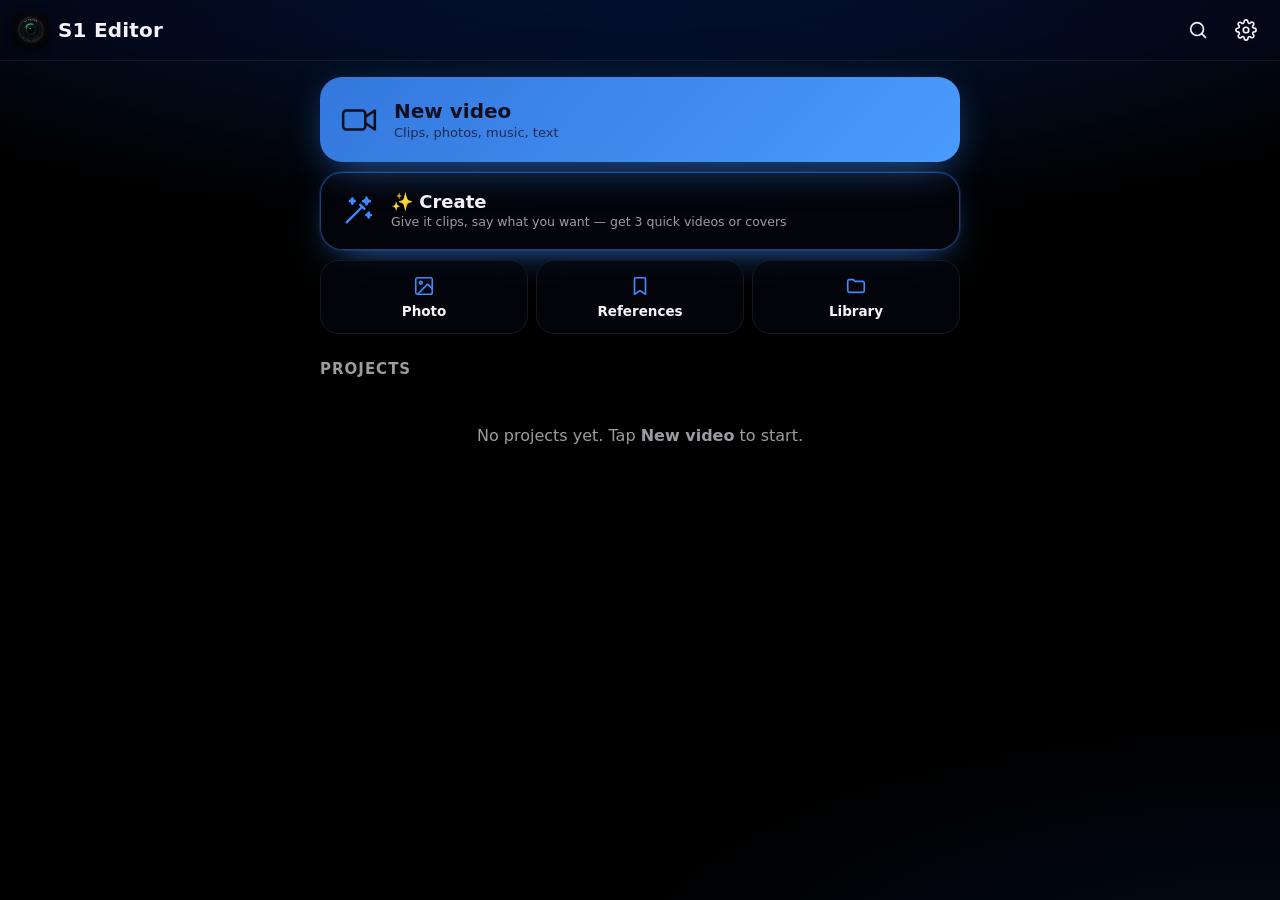
<file: editor/index.html>
<!doctype html>
<html lang="en">
<head>
  <meta charset="utf-8">
  <!-- Security: only this app and the trusted libraries/models it uses may load code or be contacted. -->
  <meta http-equiv="Content-Security-Policy" content="default-src 'self'; script-src 'self' https://cdn.jsdelivr.net 'wasm-unsafe-eval'; style-src 'self' 'unsafe-inline' https://fonts.googleapis.com; font-src 'self' https://fonts.gstatic.com data:; img-src 'self' data: blob: https://i.ytimg.com; media-src 'self' blob: data:; connect-src 'self' blob: data: https://cdn.jsdelivr.net https://storage.googleapis.com https://huggingface.co https://*.huggingface.co https://*.hf.co https://api.anthropic.com; worker-src 'self' blob:; object-src 'none'; base-uri 'self'; form-action 'self'">
  <meta name="referrer" content="no-referrer">
  <meta name="viewport" content="width=device-width, initial-scale=1, viewport-fit=cover, interactive-widget=resizes-content">
  <title>S1 Editor</title>
  <meta name="description" content="S1 Editor — edit videos and photos on your phone: trim, filters, auto enhance, text, music, export and share.">
  <meta name="theme-color" content="#000000">
  <meta name="mobile-web-app-capable" content="yes">
  <meta name="apple-mobile-web-app-capable" content="yes">
  <meta name="apple-mobile-web-app-status-bar-style" content="black-translucent">
  <link rel="manifest" href="manifest.webmanifest">
  <link rel="icon" href="icons/icon.svg" type="image/svg+xml">
  <link rel="apple-touch-icon" href="icons/icon-192.png">
  <link rel="preconnect" href="https://fonts.googleapis.com">
  <link rel="preconnect" href="https://fonts.gstatic.com" crossorigin>
  <link rel="stylesheet" href="https://fonts.googleapis.com/css2?family=Anton&family=Bebas+Neue&family=Caveat:wght@700&family=Montserrat:wght@500;700&family=Pacifico&family=Permanent+Marker&family=Playfair+Display:wght@700&family=Space+Grotesk:wght@500;700&display=swap">
  <link rel="stylesheet" href="styles.css">
</head>
<body data-screen="home">
  <div class="app-bg" aria-hidden="true"></div>

  <!-- HOME -->
  <section class="screen" id="home">
    <header class="top">
      <div class="brand"><img class="logo-img" src="icons/icon.svg" alt="" width="34" height="34"><span>S1 Editor</span></div>
      <span class="top-actions"><button class="icon-btn search-btn" aria-label="Search"><svg viewBox="0 0 24 24" class="ic"><circle cx="11" cy="11" r="7"/><path d="M20 20l-4-4"/></svg></button>
      <button class="icon-btn" data-go="#settings" aria-label="Settings">
        <svg viewBox="0 0 24 24" class="ic"><circle cx="12" cy="12" r="3"/><path d="M19.4 15a1.7 1.7 0 0 0 .3 1.8l.1.1a2 2 0 1 1-2.8 2.8l-.1-.1a1.7 1.7 0 0 0-1.8-.3 1.7 1.7 0 0 0-1 1.5V21a2 2 0 1 1-4 0v-.1a1.7 1.7 0 0 0-1.1-1.5 1.7 1.7 0 0 0-1.8.3l-.1.1a2 2 0 1 1-2.8-2.8l.1-.1a1.7 1.7 0 0 0 .3-1.8 1.7 1.7 0 0 0-1.5-1H3a2 2 0 1 1 0-4h.1a1.7 1.7 0 0 0 1.5-1.1 1.7 1.7 0 0 0-.3-1.8l-.1-.1a2 2 0 1 1 2.8-2.8l.1.1a1.7 1.7 0 0 0 1.8.3H9a1.7 1.7 0 0 0 1-1.5V3a2 2 0 1 1 4 0v.1a1.7 1.7 0 0 0 1 1.5 1.7 1.7 0 0 0 1.8-.3l.1-.1a2 2 0 1 1 2.8 2.8l-.1.1a1.7 1.7 0 0 0-.3 1.8V9a1.7 1.7 0 0 0 1.5 1H21a2 2 0 1 1 0 4h-.1a1.7 1.7 0 0 0-1.5 1z"/></svg>
      </button></span>
    </header>
    <div class="home-body">
      <div class="create">
        <button class="create-main" id="newVideo">
          <svg viewBox="0 0 24 24" class="ic"><rect x="2" y="6" width="14" height="12" rx="2"/><path d="M16 10l6-4v12l-6-4"/></svg>
          <span><b>New video</b><small>Clips, photos, music, text</small></span>
        </button>
        <button class="create-ai" id="openCreate">
          <svg viewBox="0 0 24 24" class="ic"><path d="M4 20L15 9"/><path d="M13.5 7.5l3 3"/><path d="M18 2.5l.7 1.8 1.8.7-1.8.7L18 7.5l-.7-1.8-1.8-.7 1.8-.7z"/><path d="M8 3l.5 1.3L9.8 5l-1.3.5L8 7l-.5-1.5L6.2 5l1.3-.7z"/><path d="M19.5 13l.5 1.3 1.3.5-1.3.5-.5 1.4-.5-1.4-1.3-.5 1.3-.5z"/></svg>
          <span><b>✨ Create</b><small>Give it clips, say what you want — get 3 quick videos or covers</small></span>
        </button>
        <div class="create-row">
          <button class="create-sub" id="newPhoto">
            <svg viewBox="0 0 24 24" class="ic"><rect x="3" y="3" width="18" height="18" rx="2"/><circle cx="8.5" cy="8.5" r="1.5"/><path d="M21 15l-5-5L5 21"/></svg>
            <b>Photo</b>
          </button>
          <button class="create-sub" id="openRefs">
            <svg viewBox="0 0 24 24" class="ic"><path d="M7 3h10a1 1 0 0 1 1 1v17l-6-4-6 4V4a1 1 0 0 1 1-1z"/></svg>
            <b>References</b>
          </button>
          <button class="create-sub" id="openLibrary">
            <svg viewBox="0 0 24 24" class="ic"><path d="M3 7a2 2 0 0 1 2-2h4l2 2h8a2 2 0 0 1 2 2v8a2 2 0 0 1-2 2H5a2 2 0 0 1-2-2z"/></svg>
            <b>Library</b>
          </button>
        </div>
      </div>
      <h2 class="h2">Projects</h2>
      <p class="empty" id="noProjects">No projects yet. Tap <b>New video</b> to start.</p>
      <div class="proj-grid" id="projects"></div>
    </div>
  </section>

  <!-- EDITOR -->
  <section class="screen" id="editor" hidden>
    <header class="top ed-top">
      <button class="icon-btn" id="edBack" aria-label="Back to projects"><svg viewBox="0 0 24 24" class="ic"><path d="M15 18l-6-6 6-6"/></svg></button>
      <input id="projName" class="proj-title" aria-label="Project name" maxlength="60">
      <button class="icon-btn search-btn" aria-label="Search"><svg viewBox="0 0 24 24" class="ic"><circle cx="11" cy="11" r="7"/><path d="M20 20l-4-4"/></svg></button>
      <button class="btn primary sm" id="exportBtn">Export</button>
    </header>
    <div class="stage" id="stage"><canvas id="preview" aria-label="Preview"></canvas></div>
    <div class="transport">
      <span class="tc"><b id="time">0:00.0</b> / <span id="dur">0:00.0</span></span>
      <button class="play" id="playBtn" aria-label="Play"><svg viewBox="0 0 24 24" class="ic"><path d="M7 4.5v15l13-7.5z" fill="currentColor" stroke="none"/></svg></button>
      <span class="ur">
        <button class="icon-btn" id="undoBtn" aria-label="Undo" disabled><svg viewBox="0 0 24 24" class="ic"><path d="M9 14L4 9l5-5"/><path d="M4 9h10.5a5.5 5.5 0 0 1 0 11H11"/></svg></button>
        <button class="icon-btn" id="redoBtn" aria-label="Redo" disabled><svg viewBox="0 0 24 24" class="ic"><path d="M15 14l5-5-5-5"/><path d="M20 9H9.5a5.5 5.5 0 0 0 0 11H13"/></svg></button>
      </span>
    </div>
    <div class="timeline-wrap">
      <div class="timeline" id="timeline"><div class="tl-inner" id="tlInner"></div></div>
      <div class="playhead" aria-hidden="true"></div>
    </div>
    <nav class="tools" id="tools" aria-label="Editing tools"></nav>
    <div class="panel" id="panel" hidden>
      <div class="panel-head">
        <h3 id="panelTitle"></h3>
        <button class="icon-btn done" id="panelDone" aria-label="Done"><svg viewBox="0 0 24 24" class="ic"><path d="M5 12l5 5L20 7"/></svg></button>
      </div>
      <div class="panel-body" id="panelBody"></div>
    </div>
  </section>

  <!-- CREATE -->
  <section class="screen" id="create" hidden>
    <header class="top">
      <button class="icon-btn" data-go="#home" aria-label="Back"><svg viewBox="0 0 24 24" class="ic"><path d="M15 18l-6-6 6-6"/></svg></button>
      <h1 class="title">✨ Create</h1>
      <span></span>
    </header>
    <div class="settings-body" id="createBody"></div>
  </section>

  <!-- REFERENCES -->
  <section class="screen" id="refs" hidden>
    <header class="top">
      <button class="icon-btn" data-go="#home" aria-label="Back"><svg viewBox="0 0 24 24" class="ic"><path d="M15 18l-6-6 6-6"/></svg></button>
      <h1 class="title">📌 References</h1>
      <span></span>
    </header>
    <div class="settings-body" id="refsBody"></div>
  </section>
  <section class="screen" id="ref" hidden>
    <header class="top">
      <button class="icon-btn" data-go="#refs" aria-label="Back to references"><svg viewBox="0 0 24 24" class="ic"><path d="M15 18l-6-6 6-6"/></svg></button>
      <h1 class="title" id="refTitle">Reference</h1>
      <span></span>
    </header>
    <div class="settings-body" id="refBody"></div>
  </section>

  <!-- LIBRARY -->
  <section class="screen" id="library" hidden>
    <header class="top">
      <button class="icon-btn" data-go="#home" aria-label="Back"><svg viewBox="0 0 24 24" class="ic"><path d="M15 18l-6-6 6-6"/></svg></button>
      <h1 class="title">Library</h1>
      <span class="top-actions">
        <button class="icon-btn search-btn" aria-label="Search"><svg viewBox="0 0 24 24" class="ic"><circle cx="11" cy="11" r="7"/><path d="M20 20l-4-4"/></svg></button>
        <button class="icon-btn" id="selectBtn" aria-label="Select items"></button>
        <button class="btn primary sm" id="libImport"><svg viewBox="0 0 24 24" class="ic"><path d="M12 15V3M7 8l5-5 5 5M4 21h16"/></svg>Import</button>
      </span>
    </header>
    <div class="lib-body">
      <div class="chips scroll" id="folders"></div>
      <div class="seg" id="kindBar">
        <button data-kind="all">All</button><button data-kind="video">Videos</button><button data-kind="image">Photos</button><button data-kind="audio">Audio</button>
      </div>
      <p class="empty" id="libEmpty" hidden>Nothing here yet. Tap <b>Import</b> to bring in videos, photos or songs from your phone — or share them to S1 Editor from your gallery.</p>
      <div id="libPeople"></div>
      <div class="grid" id="libGrid"></div>
      <p class="hint center" id="libStorage"></p>
    </div>
    <div class="sel-bar" id="selBar">
      <span id="selCount"></span>
      <button data-act="share"><svg viewBox="0 0 24 24" class="ic"><circle cx="18" cy="5" r="3"/><circle cx="6" cy="12" r="3"/><circle cx="18" cy="19" r="3"/><path d="M8.6 13.5l6.8 4M15.4 6.5l-6.8 4"/></svg>Share</button>
      <button data-act="save"><svg viewBox="0 0 24 24" class="ic"><path d="M12 3v12M7 10l5 5 5-5M4 21h16"/></svg>Save</button>
      <button data-act="move"><svg viewBox="0 0 24 24" class="ic"><path d="M3 7a2 2 0 0 1 2-2h4l2 2h8a2 2 0 0 1 2 2v8a2 2 0 0 1-2 2H5a2 2 0 0 1-2-2z"/><path d="M9 13h6M12.5 10.5L15 13l-2.5 2.5"/></svg>Move</button>
      <button data-act="delete" class="danger"><svg viewBox="0 0 24 24" class="ic"><path d="M3 6h18M8 6V4h8v2M19 6l-1 14H6L5 6"/></svg>Delete</button>
    </div>
  </section>

  <!-- SETTINGS -->
  <section class="screen" id="settings" hidden>
    <header class="top">
      <button class="icon-btn" data-go="#home" aria-label="Back"><svg viewBox="0 0 24 24" class="ic"><path d="M15 18l-6-6 6-6"/></svg></button>
      <h1 class="title">Settings</h1>
      <span></span>
    </header>
    <div class="settings-body" id="settingsBody"></div>
  </section>

  <div id="sheets"></div>
  <div id="toast" role="status" aria-live="polite"></div>
  <div id="hidden-media" aria-hidden="true"></div>
  <script type="module" src="js/app.js"></script>
</body>
</html>
</file>
<file: editor/styles.css>
:root {
  --app-bg: #000;
  --accent: #3d8bff;
  --text: #f6f3fb;
  --muted: #aaa4bd;
  --faint: rgba(255, 255, 255, 0.07);
  --line: rgba(255, 255, 255, 0.1);
  --panel: rgba(18, 15, 30, 0.66);
  --panel-solid: #16131f;
  --panel-strong: rgba(18, 15, 30, 0.86);
  --sheet: rgba(20, 17, 32, 0.92);
  --chip: rgba(255, 255, 255, 0.08);
  --danger: #ff5c6c;
  --r: 16px;
  --ui: "Space Grotesk", system-ui, -apple-system, "Segoe UI", Roboto, sans-serif;
  --safe-b: env(safe-area-inset-bottom, 0px);
  --safe-t: env(safe-area-inset-top, 0px);
  color-scheme: dark;
}
* { box-sizing: border-box; -webkit-tap-highlight-color: transparent; }
html, body { margin: 0; height: 100%; }
body {
  font-family: var(--ui); color: var(--text); background: #000;
  overflow: hidden; overscroll-behavior: none; -webkit-font-smoothing: antialiased;
  user-select: none; -webkit-user-select: none; touch-action: manipulation;
}
input, textarea { user-select: text; -webkit-user-select: text; }
.app-bg { position: fixed; inset: 0; background: var(--app-bg); z-index: -1; transition: background .4s; }
button { font: inherit; color: inherit; background: none; border: 0; cursor: pointer; padding: 0; }
button:disabled { opacity: .35; cursor: default; }
:focus-visible { outline: 2px solid var(--accent); outline-offset: 2px; }
.ic { width: 22px; height: 22px; fill: none; stroke: currentColor; stroke-width: 1.8; stroke-linecap: round; stroke-linejoin: round; flex: none; }
[hidden] { display: none !important; }

.glass, .top, .panel, .tools, .sheet, .sel-bar, .proj, .create-main, .create-sub, .transport {
  -webkit-backdrop-filter: blur(22px) saturate(140%); backdrop-filter: blur(22px) saturate(140%);
}
body.solid-panels .top, body.solid-panels .panel, body.solid-panels .tools, body.solid-panels .sheet,
body.solid-panels .sel-bar, body.solid-panels .proj, body.solid-panels .create-main, body.solid-panels .create-sub, body.solid-panels .transport {
  -webkit-backdrop-filter: none; backdrop-filter: none; background: var(--panel-solid);
}

/* ---------- screens & top bars ---------- */
.screen { position: fixed; inset: 0; display: flex; flex-direction: column; }
.top {
  display: flex; align-items: center; gap: 10px; justify-content: space-between;
  padding: calc(var(--safe-t) + 10px) 14px 10px; background: rgba(10, 8, 20, 0.35); border-bottom: 1px solid var(--faint);
  flex: none; z-index: 2;
}
.brand { display: flex; align-items: center; gap: 10px; font-weight: 700; font-size: 20px; letter-spacing: .2px; }
.logo { display: grid; place-items: center; width: 34px; height: 34px; border-radius: 10px; background: var(--accent); color: #140f1f; font-family: "Bebas Neue", var(--ui); font-size: 21px; letter-spacing: .5px; }
.title { font-size: 18px; margin: 0; flex: 1; }
.top-actions { display: flex; gap: 8px; align-items: center; }
.icon-btn { display: grid; place-items: center; width: 40px; height: 40px; border-radius: 12px; }
.icon-btn:active { background: var(--chip); }
.icon-btn.sm { width: 32px; height: 32px; }

.btn {
  display: inline-flex; align-items: center; justify-content: center; gap: 8px; padding: 11px 16px; border-radius: 12px;
  background: var(--chip); font-weight: 600; font-size: 14px; white-space: nowrap; min-height: 42px;
}
.btn .ic { width: 18px; height: 18px; }
.btn > span { display: inline-flex; }
.btn.sm { min-height: 36px; padding: 8px 14px; }
.btn.primary { background: var(--accent); color: #140f1f; }
.btn.ghost { background: var(--chip); }
.btn.ghost.accent { color: var(--accent); }
.btn.danger, .btn.ghost.danger { color: var(--danger); }
.btn.danger:not(.ghost) { background: var(--danger); color: #fff; }
.btn.block { width: 100%; margin-top: 10px; }
.btn.on { outline: 2px solid var(--accent); }
.btn:active { transform: scale(.97); }
.link-btn { color: var(--accent); font-weight: 600; font-size: 13px; padding: 10px 0 4px; }
.row-btns { display: flex; gap: 8px; margin: 10px 0; }
.row-btns > * { flex: 1; }
.row-btns.wrap { flex-wrap: wrap; }
.row-btns.wrap > * { flex: 1 1 40%; }
.hint { color: var(--muted); font-size: 12.5px; line-height: 1.45; margin: 8px 0; }
.center { text-align: center; }
.empty { color: var(--muted); text-align: center; padding: 30px 20px; line-height: 1.5; }

/* ---------- home ---------- */
.home-body, .lib-body, .settings-body { flex: 1; overflow-y: auto; padding: 16px 16px calc(var(--safe-b) + 24px); -webkit-overflow-scrolling: touch; }
.settings-body { max-width: 640px; width: 100%; margin: 0 auto; }
.create { display: grid; gap: 10px; max-width: 640px; margin: 0 auto; }
.create-main {
  display: flex; align-items: center; gap: 16px; padding: 22px 20px; border-radius: 22px; text-align: left;
  background: linear-gradient(135deg, color-mix(in srgb, var(--accent) 85%, #fff 0%), color-mix(in srgb, var(--accent) 55%, #5ab0ff));
  color: #140f1f; box-shadow: 0 12px 40px -12px color-mix(in srgb, var(--accent) 70%, transparent);
}
.create-main .ic { width: 38px; height: 38px; stroke-width: 1.6; }
.create-main b { display: block; font-size: 20px; }
.create-main small { display: block; opacity: .75; font-size: 13px; margin-top: 2px; }
.create-row { display: grid; grid-template-columns: 1fr 1fr 1fr; gap: 8px; }
.create-row .create-sub { flex-direction: column; gap: 6px; padding: 14px 6px; font-size: 13.5px; }
.create-sub { display: flex; align-items: center; gap: 12px; padding: 16px; border-radius: 18px; background: var(--panel); border: 1px solid var(--faint); }
.create-sub .ic { color: var(--accent); }
.h2 { font-size: 15px; color: var(--muted); font-weight: 600; margin: 26px auto 10px; max-width: 640px; text-transform: uppercase; letter-spacing: 1px; }
.proj-grid { display: grid; grid-template-columns: repeat(auto-fill, minmax(150px, 1fr)); gap: 12px; max-width: 640px; margin: 0 auto; }
.proj { position: relative; border-radius: var(--r); overflow: hidden; background: var(--panel); border: 1px solid var(--faint); }
.proj-thumb { display: block; width: 100%; aspect-ratio: 4/5; background: #000; position: relative; overflow: hidden; }
.proj-kind { position: absolute; top: 8px; left: 8px; background: rgba(0,0,0,.5); border-radius: 8px; padding: 4px; display: grid; }
.proj-kind .ic { width: 16px; height: 16px; }
.proj-meta { display: flex; justify-content: space-between; align-items: center; padding: 8px 6px 8px 12px; gap: 4px; }
.proj-name { font-weight: 600; font-size: 14px; overflow: hidden; text-overflow: ellipsis; white-space: nowrap; max-width: 110px; }
.proj-date { color: var(--muted); font-size: 12px; }
.badge { position: absolute; bottom: 6px; right: 6px; background: rgba(0,0,0,.6); border-radius: 6px; padding: 2px 6px; font-size: 11px; font-weight: 600; display: inline-flex; align-items: center; }
.badge .ic { width: 12px; height: 12px; }

/* ---------- editor ---------- */
#editor { background: rgba(5, 4, 12, 0.35); }
.ed-top { gap: 6px; }
.proj-title { flex: 1; min-width: 0; background: transparent; border: 0; color: var(--text); font: 600 16px var(--ui); padding: 8px; border-radius: 10px; text-align: center; }
.proj-title:focus { background: var(--chip); outline: none; }
.stage { flex: 1; min-height: 160px; display: grid; place-items: center; position: relative; overflow: hidden; }
#preview { border-radius: 6px; box-shadow: 0 20px 60px -20px rgba(0,0,0,.8); touch-action: none; background: #000; }
.transport { display: grid; grid-template-columns: 1fr auto 1fr; align-items: center; padding: 4px 12px; flex: none; background: rgba(10,8,20,.3); }
.tc { font-size: 12.5px; color: var(--muted); font-variant-numeric: tabular-nums; }
.tc b { color: var(--text); font-weight: 600; }
.play { width: 46px; height: 46px; border-radius: 50%; display: grid; place-items: center; background: var(--text); color: #140f1f; }
.play .ic { width: 20px; height: 20px; }
.ur { display: flex; justify-content: flex-end; }

.timeline-wrap { position: relative; flex: none; height: 150px; background: rgba(8, 6, 16, 0.55); border-top: 1px solid var(--faint); }
.timeline { position: absolute; inset: 0; overflow-x: auto; overflow-y: hidden; scrollbar-width: none; touch-action: pan-x; }
.timeline::-webkit-scrollbar { display: none; }
.tl-inner { display: inline-block; height: 100%; }
.tl-content { position: relative; height: 100%; }
.playhead { position: absolute; top: 6px; bottom: 6px; left: 50%; width: 2px; margin-left: -1px; background: #fff; border-radius: 2px; pointer-events: none; box-shadow: 0 0 8px rgba(0,0,0,.6); z-index: 3; }
.playhead::before { content: ""; position: absolute; top: -4px; left: -4px; width: 10px; height: 10px; border-radius: 50%; background: #fff; }
.ruler { position: absolute; top: 4px; left: 0; right: 0; height: 16px; }
.ruler span { position: absolute; transform: translateX(-50%); font-size: 10px; color: var(--muted); font-variant-numeric: tabular-nums; }
.ruler span::after { content: ""; position: absolute; left: 50%; top: 14px; width: 1px; height: 4px; background: var(--muted); opacity: .5; }
.track { position: absolute; left: 0; right: 0; }
.track.main { top: 26px; height: 58px; }
.lane { height: 24px; }
.text-lane { top: 90px; }
.audio-lane { top: 118px; }
.clip {
  position: absolute; top: 0; height: 100%; border-radius: 8px; background: #222 left/auto 100% repeat-x; overflow: hidden;
  border: 2px solid transparent; cursor: pointer;
}
.clip.still { background-repeat: repeat-x; }
.clip.sel { border-color: var(--accent); box-shadow: 0 0 0 1px var(--accent), 0 0 18px -4px var(--accent); }
.clip .badge { bottom: 3px; left: 4px; right: auto; font-size: 10px; padding: 1px 5px; }
.clip .badge.sp { left: auto; right: 4px; }
.clip .badge.mu { top: 3px; bottom: auto; left: 4px; }
.clip .badge.ai { top: 3px; bottom: auto; left: 50%; right: auto; transform: translateX(-50%); color: #ffd36a; }
.clip .badge.fx { top: 3px; bottom: auto; right: 4px; left: auto; color: var(--accent); }
.tr-btn {
  position: absolute; top: 50%; width: 24px; height: 24px; margin: -12px 0 0 -12px; border-radius: 7px; z-index: 2;
  background: #fff; color: #140f1f; display: grid; place-items: center; box-shadow: 0 2px 8px rgba(0,0,0,.5);
}
.tr-btn .ic { width: 14px; height: 14px; stroke-width: 2.4; }
.tr-btn.on { background: var(--accent); }
.add-clip { position: absolute; top: 9px; width: 40px; height: 40px; border-radius: 10px; background: #fff; color: #140f1f; display: grid; place-items: center; }
.bar {
  position: absolute; top: 0; height: 100%; border-radius: 6px; padding: 0 8px; font-size: 11.5px; font-weight: 600; line-height: 24px;
  white-space: nowrap; overflow: hidden; text-overflow: ellipsis; cursor: pointer;
  background: color-mix(in srgb, #ffd36a 80%, transparent); color: #241a00;
}
.bar.sticker { background: color-mix(in srgb, #b48cff 70%, transparent); color: #fff; }
.bar.audio { background: color-mix(in srgb, #7cf2b0 75%, transparent); color: #032016; display: flex; align-items: center; gap: 5px; }
.bar.audio.voice { background: color-mix(in srgb, #5ab0ff 80%, transparent); }
.bar .ic { width: 13px; height: 13px; }
.bar.sel { outline: 2px solid #fff; z-index: 1; }

.tools {
  flex: none; display: flex; gap: 2px; overflow-x: auto; padding: 8px 8px calc(var(--safe-b) + 8px); background: var(--panel);
  border-top: 1px solid var(--faint); scrollbar-width: none;
}
.tools::-webkit-scrollbar { display: none; }
.tool { flex: none; width: 68px; display: flex; flex-direction: column; align-items: center; gap: 6px; padding: 8px 0; border-radius: 12px; font-size: 11px; color: var(--muted); }
.tool .ic { color: var(--text); width: 24px; height: 24px; }
.tool > span { display: grid; }
.tool:active { background: var(--chip); }
.tool.hot .ic { color: var(--accent); }

.panel {
  position: relative; flex: none; max-height: min(46dvh, 440px); display: flex; flex-direction: column;
  background: var(--panel); border-top: 1px solid var(--line); border-radius: 20px 20px 0 0; z-index: 5;
  padding-bottom: var(--safe-b); animation: up .22s ease-out; box-shadow: 0 -20px 50px -20px rgba(0,0,0,.6);
}
body:not(.solid-panels) .panel { background: var(--panel-strong); }
@keyframes up { from { transform: translateY(30px); opacity: 0; } }
.panel-head { display: flex; align-items: center; justify-content: space-between; padding: 10px 10px 4px 18px; flex: none; }
.panel-head h3 { margin: 0; font-size: 16px; overflow: hidden; text-overflow: ellipsis; white-space: nowrap; }
.done { background: var(--accent); color: #140f1f; border-radius: 50%; width: 36px; height: 36px; }
.panel-body { overflow-y: auto; padding: 4px 18px 16px; -webkit-overflow-scrolling: touch; }
/* While a panel is open it takes the place of the timeline + toolbar, like InShot. */
body.panel-open #editor .tools, body.panel-open #editor .timeline-wrap { display: none; }
body.photo-mode .timeline-wrap, body.photo-mode .transport { display: none; }

/* ---------- controls ---------- */
.sl { display: grid; grid-template-columns: 92px 1fr 46px; align-items: center; gap: 10px; padding: 7px 0; }
.sl-label { font-size: 13px; color: var(--muted); }
.sl-val { font-size: 12.5px; text-align: right; font-variant-numeric: tabular-nums; }
input[type=range] {
  -webkit-appearance: none; appearance: none; width: 100%; height: 28px; background: transparent; margin: 0;
  --a: 0%; --b: 50%;
}
input[type=range]::-webkit-slider-runnable-track {
  height: 4px; border-radius: 4px;
  background: linear-gradient(90deg, rgba(255,255,255,.15) var(--a), var(--accent) var(--a), var(--accent) var(--b), rgba(255,255,255,.15) var(--b));
}
input[type=range]::-moz-range-track { height: 4px; border-radius: 4px; background: rgba(255,255,255,.15); }
input[type=range]::-moz-range-progress { height: 4px; background: var(--accent); }
input[type=range]::-webkit-slider-thumb { -webkit-appearance: none; width: 22px; height: 22px; border-radius: 50%; background: #fff; margin-top: -9px; box-shadow: 0 2px 6px rgba(0,0,0,.4); }
input[type=range]::-moz-range-thumb { width: 22px; height: 22px; border-radius: 50%; background: #fff; border: 0; }
.chips { display: flex; flex-wrap: wrap; gap: 8px; padding: 4px 0; }
.chips.scroll { flex-wrap: nowrap; overflow-x: auto; scrollbar-width: none; padding-bottom: 6px; }
.chips.scroll::-webkit-scrollbar { display: none; }
.chip { display: inline-flex; align-items: center; gap: 6px; padding: 8px 13px; border-radius: 999px; background: var(--chip); font-size: 13px; font-weight: 500; white-space: nowrap; border: 1px solid transparent; }
.chip.on { background: color-mix(in srgb, var(--accent) 22%, transparent); border-color: var(--accent); color: #fff; }
.chip em { font-style: normal; color: var(--muted); font-size: 11px; }
.chip .ic { width: 15px; height: 15px; }
.chip.add { border: 1px dashed var(--line); background: transparent; }
.chips.ratio .chip { flex-direction: column; gap: 6px; padding: 10px 12px; border-radius: 12px; min-width: 62px; }
.rt { display: block; border: 2px solid currentColor; border-radius: 3px; }
.swatches { display: flex; flex-wrap: wrap; gap: 10px; padding: 6px 0; }
.sw { width: 34px; height: 34px; border-radius: 50%; border: 2px solid rgba(255,255,255,.25); position: relative; overflow: hidden; }
.sw.on { border-color: #fff; box-shadow: 0 0 0 2px var(--accent); }
.sw.custom { background: conic-gradient(red, yellow, lime, aqua, blue, magenta, red); cursor: pointer; }
.sw.custom input, .hidden-color { position: absolute; inset: 0; opacity: 0; width: 100%; height: 100%; cursor: pointer; }
label.btn { position: relative; cursor: pointer; }
.swatch-label { font-size: 12px; color: var(--muted); margin-top: 4px; }
.psec { margin-top: 12px; }
.psec-title { font-size: 12px; text-transform: uppercase; letter-spacing: 1px; color: var(--muted); margin-bottom: 6px; font-weight: 600; }
.field { width: 100%; background: rgba(255,255,255,.07); border: 1px solid var(--line); border-radius: 12px; color: var(--text); padding: 12px 14px; font: 500 16px var(--ui); resize: none; }
.field:focus { outline: none; border-color: var(--accent); }
.seg { display: flex; background: var(--chip); border-radius: 12px; padding: 3px; margin: 8px 0 14px; }
.seg button { flex: 1; padding: 8px 0; border-radius: 9px; font-size: 13px; color: var(--muted); }
.seg button.on { background: rgba(255,255,255,.14); color: var(--text); }

.filters { display: flex; gap: 10px; overflow-x: auto; padding: 6px 0 10px; scrollbar-width: none; }
.filters::-webkit-scrollbar { display: none; }
.fbtn { flex: none; display: flex; flex-direction: column; align-items: center; gap: 6px; font-size: 11.5px; color: var(--muted); }
.fthumb { width: 64px; height: 64px; border-radius: 12px; background: #222 center/cover; border: 2px solid transparent; }
.fbtn.on { color: var(--text); }
.fbtn.on .fthumb { border-color: var(--accent); }
.emoji-grid { display: grid; grid-template-columns: repeat(auto-fill, minmax(48px, 1fr)); gap: 4px; }
.emoji-grid button { font-size: 30px; padding: 6px 0; border-radius: 12px; }
.emoji-grid button:active { background: var(--chip); }
.big-actions { display: grid; gap: 8px; }
.big { display: grid; grid-template-columns: 32px 1fr; grid-template-rows: auto auto; column-gap: 12px; text-align: left; padding: 13px 14px; border-radius: 14px; background: var(--chip); font-weight: 600; font-size: 14.5px; }
.big > span { grid-row: span 2; display: grid; place-items: center; color: var(--accent); }
.big small { color: var(--muted); font-weight: 400; font-size: 12px; }
.links { display: grid; gap: 6px; }
.links a { display: flex; align-items: center; gap: 8px; color: var(--text); text-decoration: none; background: var(--chip); padding: 10px 12px; border-radius: 12px; font-size: 13.5px; }
.links a .ic { width: 16px; height: 16px; color: var(--accent); }
.rec-btn { width: 76px; height: 76px; border-radius: 50%; display: inline-grid; place-items: center; background: #fff; color: #ff3b4e; margin: 10px auto; box-shadow: 0 0 0 6px rgba(255,255,255,.12); }
.rec-btn .ic { width: 34px; height: 34px; }
.rec-btn.on { animation: pulse 1.2s infinite; color: #140f1f; }
@keyframes pulse { 50% { box-shadow: 0 0 0 14px rgba(255,59,78,.25); } }

/* ---------- library ---------- */
.lib-body { max-width: 900px; width: 100%; margin: 0 auto; }
.grid { display: grid; grid-template-columns: repeat(auto-fill, minmax(104px, 1fr)); gap: 6px; }
.tile { position: relative; aspect-ratio: 1; border-radius: 12px; background: #1a1726 center/cover; overflow: hidden; border: 2px solid transparent; }
.tile.kind-audio { background: linear-gradient(135deg, #2a2450, #11202a); }
.tile-ic { position: absolute; inset: 0; display: grid; place-items: center; color: #7cf2b0; }
.tile-ic .ic { width: 32px; height: 32px; }
.tile-name { position: absolute; left: 0; right: 0; bottom: 0; padding: 14px 6px 5px; font-size: 10.5px; text-align: left; background: linear-gradient(transparent, rgba(0,0,0,.75)); white-space: nowrap; overflow: hidden; text-overflow: ellipsis; }
.tile .badge { top: 5px; bottom: auto; right: 5px; font-size: 10px; }
.tile.picked { border-color: var(--accent); }
.tile.picked::after { content: attr(data-n); position: absolute; top: 5px; left: 5px; min-width: 22px; height: 22px; border-radius: 11px; background: var(--accent); color: #140f1f; font-size: 12px; font-weight: 700; display: grid; place-items: center; }
#library .tile.picked::after { content: "✓"; }
.sel-bar {
  position: absolute; left: 0; right: 0; bottom: 0; display: none; align-items: center; gap: 4px; padding: 10px 12px calc(var(--safe-b) + 10px);
  background: var(--panel); border-top: 1px solid var(--line);
}
body.selecting .sel-bar { display: flex; }
body.selecting .lib-body { padding-bottom: 110px; }
.sel-bar span { flex: 1; font-size: 13px; color: var(--muted); }
.sel-bar button { display: flex; flex-direction: column; align-items: center; gap: 4px; font-size: 11px; padding: 6px 10px; border-radius: 10px; }
.sel-bar button.danger { color: var(--danger); }

/* ---------- settings ---------- */
.themes { display: grid; grid-template-columns: repeat(4, 1fr); gap: 8px; }
.theme { aspect-ratio: 3/4; border-radius: 14px; border: 2px solid rgba(255,255,255,.12); display: flex; align-items: flex-end; padding: 8px; font-size: 12px; font-weight: 600; }
.theme.on { border-color: var(--accent); box-shadow: 0 0 0 2px color-mix(in srgb, var(--accent) 40%, transparent); }
.settings-body .psec { background: var(--panel); border: 1px solid var(--faint); border-radius: var(--r); padding: 14px; margin-top: 12px; }
.settings-body > .sl { background: var(--panel); border-radius: var(--r); padding: 10px 14px; margin-top: 8px; }

/* ---------- sheets ---------- */
#sheets { position: relative; z-index: 20; }
.sheet-back { position: fixed; inset: 0; background: rgba(0,0,0,.45); display: flex; align-items: flex-end; justify-content: center; opacity: 0; transition: opacity .2s; }
.sheet-back.show { opacity: 1; }
.sheet {
  width: 100%; max-width: 560px; max-height: 88dvh; display: flex; flex-direction: column; background: var(--sheet);
  -webkit-backdrop-filter: blur(22px); backdrop-filter: blur(22px);
  border-radius: 22px 22px 0 0; border: 1px solid var(--line); border-bottom: 0; padding-bottom: var(--safe-b);
  transform: translateY(40px); transition: transform .22s ease-out;
}
.sheet.wide { max-width: 760px; }
.sheet-back.show .sheet { transform: none; }
.sheet-grab { width: 40px; height: 4px; border-radius: 2px; background: rgba(255,255,255,.25); margin: 8px auto 0; flex: none; }
.sheet-head { display: flex; align-items: center; justify-content: space-between; padding: 6px 8px 0 18px; flex: none; }
.sheet-head h3 { margin: 0; font-size: 16px; overflow: hidden; text-overflow: ellipsis; white-space: nowrap; }
.sheet-body { overflow-y: auto; padding: 10px 18px 18px; position: relative; }
.sheet-msg { font-size: 15px; line-height: 1.45; margin: 14px 0 6px; }
.sticky-foot { position: sticky; bottom: -18px; padding: 10px 0 12px; background: linear-gradient(transparent, var(--sheet) 30%); }
.grid.pick { margin-top: 4px; }
.menu { display: grid; margin-top: 8px; }
.menu button { display: flex; align-items: center; gap: 14px; padding: 14px 6px; font-size: 15px; border-bottom: 1px solid var(--faint); text-align: left; }
.menu button:last-child { border-bottom: 0; }
.menu button.danger { color: var(--danger); }
.result-media { width: 100%; max-height: 52dvh; border-radius: 12px; background: #000; object-fit: contain; display: block; }
.result-audio { width: 100%; margin: 20px 0; }
.progress { height: 8px; background: var(--chip); border-radius: 4px; overflow: hidden; margin: 10px 0; }
.progress-bar { height: 100%; width: 0; background: var(--accent); transition: width .2s; }
.progress-pct { font-size: 40px; font-weight: 700; text-align: center; margin-top: 10px; font-variant-numeric: tabular-nums; }

#toast {
  position: fixed; left: 50%; top: calc(var(--safe-t) + 66px); transform: translate(-50%, -16px); z-index: 40;
  background: rgba(255,255,255,.95); color: #140f1f; border-radius: 12px; padding: 11px 16px; font-size: 13.5px; font-weight: 600;
  display: flex; align-items: center; gap: 14px; max-width: calc(100vw - 32px); box-shadow: 0 10px 30px rgba(0,0,0,.4);
  opacity: 0; pointer-events: none; transition: .2s;
}
#toast.show { opacity: 1; transform: translate(-50%, 0); pointer-events: auto; }
#toast button { color: color-mix(in srgb, var(--accent) 70%, #000); font-weight: 700; }
#hidden-media { position: fixed; width: 1px; height: 1px; overflow: hidden; opacity: 0; pointer-events: none; left: 0; top: 0; }
#hidden-media video { width: 1px; height: 1px; }

@media (min-width: 900px) {
  .timeline-wrap { height: 160px; }
  .panel { position: absolute; left: auto; right: 16px; top: 76px; width: 380px; border-radius: 20px; max-height: calc(100dvh - 380px); border: 1px solid var(--line); }
  body.panel-open:not(.photo-mode) #editor .timeline-wrap { display: block; }
  body.panel-open #editor .tools { display: flex; }
  body.panel-open .stage { margin-right: 400px; }
}

/* ---------- search ---------- */
.search-bar { position: sticky; top: -10px; z-index: 2; display: flex; align-items: center; gap: 10px; padding: 6px 0 10px; background: var(--sheet); }
.search-bar > span { display: grid; color: var(--muted); position: absolute; left: 14px; }
.search-input { padding-left: 44px; font-size: 16px; }
.search-results { min-height: 40dvh; }
.tool-results { display: flex; flex-wrap: wrap; gap: 4px; }
.tool-results .tool { background: var(--chip); }
.faces { display: flex; gap: 12px; overflow-x: auto; padding: 4px 0 8px; scrollbar-width: none; }
.faces::-webkit-scrollbar { display: none; }
.face { flex: none; width: 70px; display: flex; flex-direction: column; align-items: center; gap: 6px; font-size: 11.5px; color: var(--muted); }
.face img { width: 62px; height: 62px; border-radius: 50%; object-fit: cover; border: 2px solid var(--line); }
.face span { max-width: 70px; overflow: hidden; text-overflow: ellipsis; white-space: nowrap; }
#libPeople { margin-bottom: 8px; }
.person-head { display: flex; align-items: center; gap: 14px; margin: 6px 0; }
.person-head img { width: 72px; height: 72px; border-radius: 50%; object-fit: cover; flex: none; }
.ai-banner { margin-top: 14px; padding: 16px; border-radius: 16px; background: color-mix(in srgb, var(--accent) 14%, transparent); border: 1px solid color-mix(in srgb, var(--accent) 40%, transparent); }
.ai-banner b { display: flex; align-items: center; gap: 8px; font-size: 15px; color: var(--accent); }
.ai-banner p { font-size: 13px; color: var(--muted); margin: 6px 0 12px; line-height: 1.45; }
.menu button .ic { color: var(--accent); }

/* ---------- export destinations ---------- */
.dests { display: grid; grid-template-columns: 1fr 1fr; gap: 8px; }
.dest { text-align: left; padding: 16px 14px; border-radius: 16px; background: var(--chip); border: 1px solid transparent; display: grid; gap: 4px; }
.dest b { font-size: 15px; }
.dest small { color: var(--muted); font-size: 12px; }
.dest.on { border-color: var(--accent); }
.rec-card { margin: 8px 0 4px; padding: 14px; border-radius: 16px; background: color-mix(in srgb, var(--accent) 12%, transparent); border: 1px solid color-mix(in srgb, var(--accent) 35%, transparent); }
.rec-title { display: flex; align-items: center; gap: 8px; font-weight: 700; color: var(--accent); font-size: 14px; }
.rec-title .ic { width: 18px; height: 18px; }
.rec-specs { display: grid; grid-template-columns: repeat(auto-fill, minmax(92px, 1fr)); gap: 10px; margin-top: 10px; }
.rec-specs small { display: block; color: var(--muted); font-size: 11px; text-transform: uppercase; letter-spacing: .6px; }
.rec-specs b { font-size: 14px; font-variant-numeric: tabular-nums; }
.switch-row { display: flex; align-items: center; gap: 12px; padding: 10px 0; font-size: 13.5px; line-height: 1.4; }
.switch-row input { width: 20px; height: 20px; accent-color: var(--accent); flex: none; }
.hint.warn { color: #ffd36a; }

/* ---------- toolbar editor ---------- */
.tool.edit-tools .ic { color: var(--muted); }
.tool-list { display: grid; gap: 6px; margin: 8px 0; }
.tool-row { display: flex; align-items: center; gap: 12px; padding: 8px 10px; border-radius: 12px; background: var(--chip); transition: opacity .15s; }
.tool-row.off { opacity: .45; }
.tool-row.dragging { background: color-mix(in srgb, var(--accent) 22%, transparent); box-shadow: 0 8px 24px rgba(0,0,0,.4); position: relative; z-index: 1; }
.handle { display: grid; place-items: center; width: 34px; height: 34px; color: var(--muted); touch-action: none; cursor: grab; }
.tr-ic { display: grid; }
.tr-name { flex: 1; font-size: 14.5px; }
.tr-name small { color: var(--muted); }
.toggle { position: relative; width: 44px; height: 26px; flex: none; }
.toggle input { position: absolute; opacity: 0; inset: 0; margin: 0; cursor: pointer; z-index: 1; }
.toggle i { position: absolute; inset: 0; border-radius: 13px; background: rgba(255,255,255,.18); transition: .2s; }
.toggle i::after { content: ""; position: absolute; top: 3px; left: 3px; width: 20px; height: 20px; border-radius: 50%; background: #fff; transition: .2s; }
.toggle input:checked + i { background: var(--accent); }
.toggle input:checked + i::after { transform: translateX(18px); }

/* ---------- customization ---------- */
.theme { position: relative; }
.theme.mine { border-width: 2px; }
.theme .x { position: absolute; top: 4px; right: 4px; width: 22px; height: 22px; border-radius: 50%; background: rgba(0,0,0,.55); display: grid; place-items: center; }
.theme .x .ic { width: 13px; height: 13px; }
.grad-builder { display: grid; grid-template-columns: 1fr 1fr; gap: 8px; margin-top: 10px; }
.grad-builder .sl { grid-column: 1 / -1; }
.grad-preview { grid-column: 1 / -1; height: 56px; border-radius: 12px; border: 1px solid var(--line); }

.pick-foot { margin-top: 10px; }
.pick-row { display: flex; justify-content: space-between; align-items: center; font-size: 13.5px; font-weight: 600; }
.tile .badge.at { top: auto; bottom: 22px; right: 5px; background: var(--accent); color: #140f1f; }
.tile .peek { position: absolute; bottom: 22px; left: 5px; width: 26px; height: 26px; border-radius: 50%; background: rgba(0,0,0,.6); display: grid; place-items: center; }
.tile .peek .ic { width: 12px; height: 12px; }
.tile.picked .peek { display: grid; }

.proj-blur { position: absolute; inset: -10%; background: center/cover; filter: blur(16px) brightness(.55); }
.proj-poster { position: absolute; inset: 0; width: 100%; height: 100%; object-fit: contain; }
.proj-play {
  position: absolute; left: 8px; bottom: 60px; width: 38px; height: 38px; border-radius: 50%;
  background: var(--accent); color: #fff; display: grid; place-items: center; box-shadow: 0 6px 18px rgba(0,0,0,.5);
}
.proj-play .ic { width: 16px; height: 16px; margin-left: 2px; }
.preview-stage { display: grid; place-items: center; min-height: 200px; }
.preview-canvas { border-radius: 10px; background: #000; box-shadow: 0 16px 40px -16px rgba(0,0,0,.8); }
.preview-controls { display: flex; align-items: center; gap: 12px; margin: 12px 0 4px; }
.preview-controls .play { width: 42px; height: 42px; flex: none; }
.preview-bar { flex: 1; }

/* ---------- create ---------- */
.create-ai { display: flex; align-items: center; gap: 16px; padding: 18px 20px; border-radius: 22px; text-align: left; background: var(--panel); border: 1px solid color-mix(in srgb, var(--accent) 45%, transparent); box-shadow: 0 0 0 1px color-mix(in srgb, var(--accent) 15%, transparent), 0 12px 40px -18px var(--accent); }
.create-ai .ic { width: 34px; height: 34px; color: var(--accent); stroke-width: 1.6; }
.create-ai b { display: block; font-size: 18px; }
.create-ai small { display: block; color: var(--muted); font-size: 12.5px; margin-top: 2px; line-height: 1.35; }
.create-strip { grid-template-columns: repeat(auto-fill, minmax(84px, 1fr)); margin: 6px 0 10px; }
.add-tile { display: grid; place-items: center; align-content: center; gap: 4px; border: 2px dashed var(--line); background: transparent; color: var(--accent); font-size: 12px; }
.add-tile .ic { width: 26px; height: 26px; }
.with-mic { position: relative; margin: 8px 0; }
.with-mic .field { padding-right: 52px; }
.mic { position: absolute; right: 6px; top: 6px; color: var(--accent); }
.mic.on { background: var(--accent); color: #fff; animation: pulse 1.2s infinite; }
#createBody .field + .field { margin-top: 8px; }
.gen-grid { display: grid; grid-template-columns: repeat(auto-fill, minmax(150px, 1fr)); gap: 10px; margin: 8px 0; }
.gen-card { display: flex; flex-direction: column; gap: 4px; padding: 8px; border-radius: 16px; background: var(--panel); border: 1px solid var(--faint); }
.gen-thumb { position: relative; display: block; width: 100%; aspect-ratio: 9/14; border-radius: 10px; overflow: hidden; background: #000; margin-bottom: 4px; }
.gen-thumb img { width: 100%; height: 100%; object-fit: contain; }
.gen-thumb .proj-play { bottom: 8px; left: 8px; top: auto; }
.gen-card b { font-size: 14px; }
.gen-card small { color: var(--muted); font-size: 11.5px; line-height: 1.35; }
.gen-card .gen-meta { color: var(--accent); }
.gen-btns { display: grid; grid-template-columns: 1fr 1fr; gap: 6px; margin-top: auto; padding-top: 6px; }
.gen-btns .btn { padding: 8px 6px; min-height: 36px; font-size: 13px; }
.gen-status { margin-top: 12px; }
/* ---------- ask claude ---------- */
.claude-log { display: flex; flex-direction: column; gap: 8px; max-height: 26dvh; overflow-y: auto; margin-bottom: 8px; }
.msg { padding: 9px 12px; border-radius: 14px; font-size: 13.5px; line-height: 1.4; max-width: 88%; }
.msg.me { align-self: flex-end; background: var(--accent); color: #fff; border-bottom-right-radius: 4px; }
.msg.ai { align-self: flex-start; background: var(--chip); border-bottom-left-radius: 4px; }
.msg.err { color: #ffd36a; }

.logo-img { width: 34px; height: 34px; border-radius: 9px; box-shadow: 0 2px 10px rgba(0,0,0,.5); }

/* ---------- references ---------- */
.link-row { display: flex; gap: 8px; margin-top: 10px; }
.link-row .field { flex: 1; min-width: 0; }
.ref-card { text-align: left; }
.ref-card .gen-thumb { display: grid; place-items: center; }
.ref-media { max-height: 46dvh; }
.keyframes { display: flex; gap: 6px; overflow-x: auto; padding-bottom: 6px; scrollbar-width: none; }
.keyframes::-webkit-scrollbar { display: none; }
.kf { position: relative; flex: none; }
.kf img { height: 88px; border-radius: 8px; display: block; }
.kf span { position: absolute; left: 4px; top: 4px; font-size: 10px; font-weight: 700; background: rgba(0,0,0,.6); border-radius: 5px; padding: 1px 5px; }
.guide { padding-left: 22px; margin: 12px 0; }
.guide li { margin-bottom: 12px; }
.guide li::marker { color: var(--accent); font-weight: 700; }
.guide b { font-size: 14.5px; }
.guide p { margin: 4px 0 0; color: var(--muted); font-size: 13px; line-height: 1.45; }
.shotlist { display: grid; gap: 8px; }
.shot-row { display: grid; grid-template-columns: 64px 1fr 64px; gap: 10px; align-items: center; background: var(--panel); border-radius: 12px; padding: 6px; }
.shot-row img { width: 64px; height: 64px; object-fit: cover; border-radius: 8px; }
.shot-row p { margin: 2px 0; font-size: 12.5px; }
.shot-row small { color: var(--accent); font-size: 11.5px; }

.save-help { margin: 10px 0 4px; padding: 10px 12px; border-radius: 12px; background: var(--chip); }
.save-help p { margin: 4px 0; font-size: 12.5px; color: var(--muted); line-height: 1.4; }
.save-help b { color: var(--text); }

.settings-nav { position: sticky; top: -16px; z-index: 3; margin: -16px -16px 4px; padding: 12px 16px; background: color-mix(in srgb, #000 70%, transparent); -webkit-backdrop-filter: blur(16px); backdrop-filter: blur(16px); flex-wrap: nowrap; overflow-x: auto; scrollbar-width: none; }
.settings-nav::-webkit-scrollbar { display: none; }
.settings-body .psec { scroll-margin-top: 64px; }
.hint.ok { color: #7cf2b0; }
</file>
